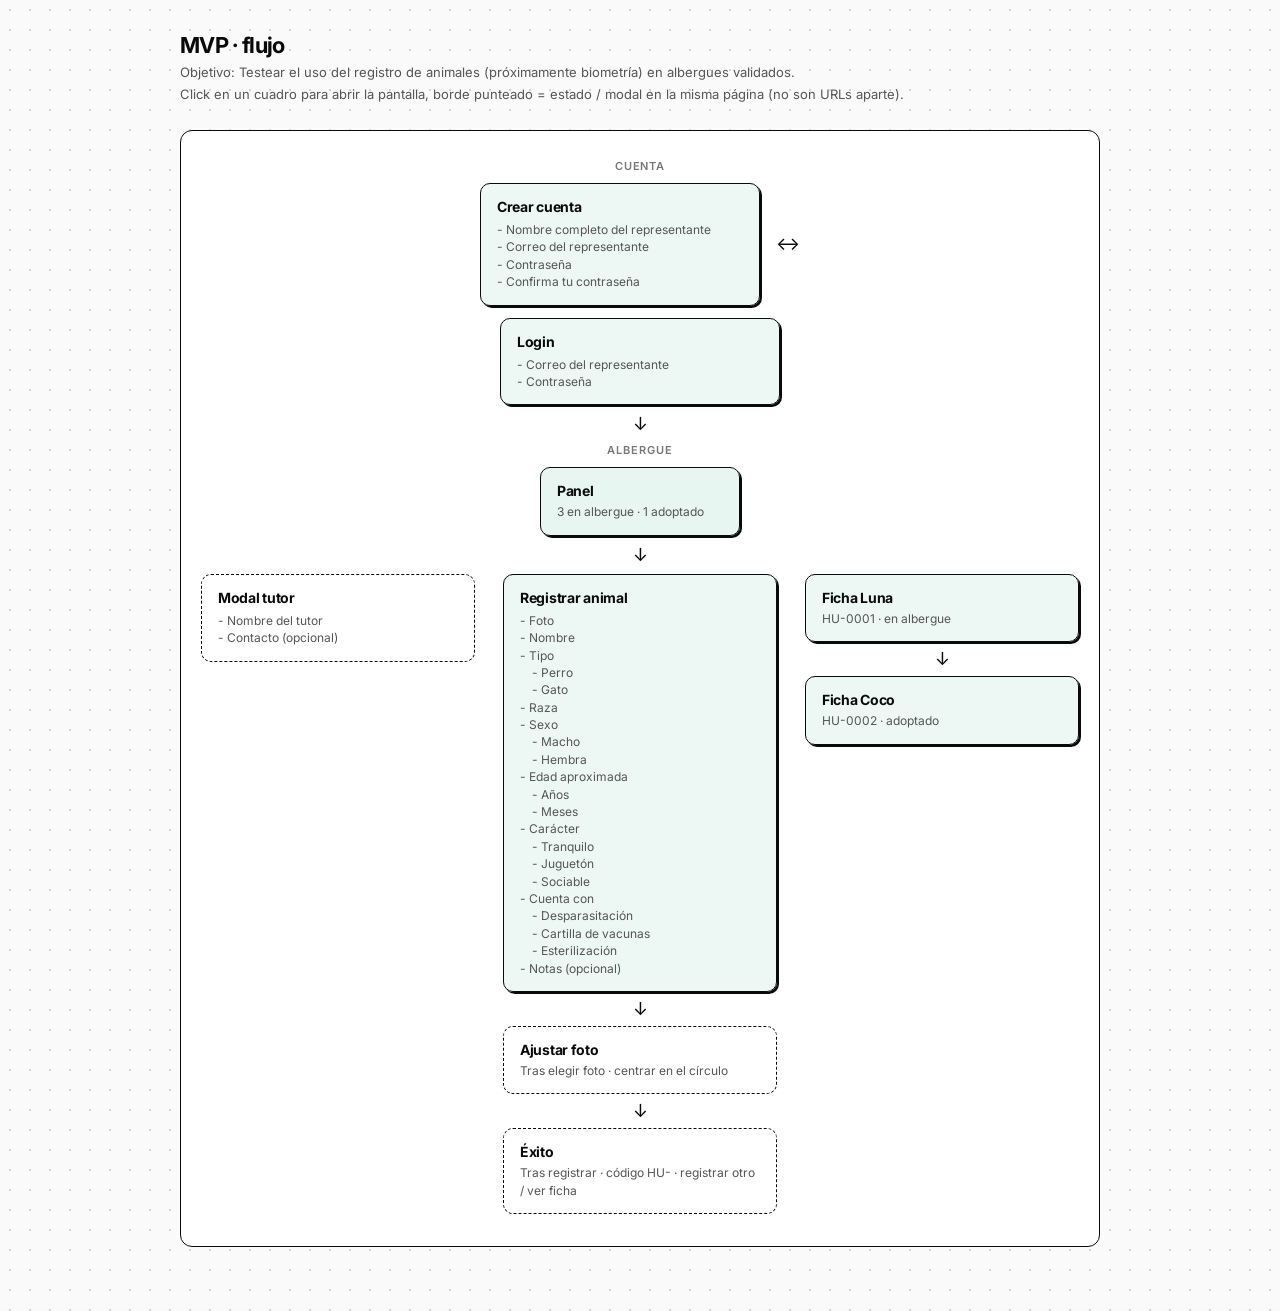
<file: index.html>
<!DOCTYPE html>
<html lang="es">
<head>
  <meta charset="UTF-8" />
  <meta name="viewport" content="width=device-width, initial-scale=1.0" />
  <meta name="description" content="Mapa de pantallas del mockup Huelli MVP — identificación digital de animales." />
  <title>Mapa de pantallas · Huelli MVP</title>
  <link rel="icon" href="assets/favicon.svg" type="image/svg+xml" />
  <link rel="preconnect" href="https://fonts.googleapis.com" />
  <link rel="preconnect" href="https://fonts.gstatic.com" crossorigin />
  <link href="https://fonts.googleapis.com/css2?family=Inter:wght@400;500;600;700&display=swap" rel="stylesheet" />
  <link rel="stylesheet" href="index.css" />
</head>
<body class="font-sans screens-page screens-figjam">
  <div class="screens-wrap">
    <header class="fig-board-head">
      <h1>MVP · flujo</h1>
      <p>Objetivo: Testear el uso del registro de animales (próximamente biometría) en albergues validados.</p>
      <p>Click en un cuadro para abrir la pantalla, borde punteado = estado / modal en la misma página (no son URLs aparte).</p>
    </header>

    <div class="fig-board" aria-label="Diagrama de flujo del MVP">

      <section class="fig-lane" aria-label="Cuenta">
        <p class="fig-lane-label">cuenta</p>
        <div class="fig-row">
          <a class="fig-node" href="pages/albergue/signup-albergue.html" target="_blank" rel="noopener noreferrer">
            <strong>Crear cuenta</strong>
            <ul class="fig-fields">
              <li>- Nombre completo del representante</li>
              <li>- Correo del representante</li>
              <li>- Contraseña</li>
              <li>- Confirma tu contraseña</li>
            </ul>
          </a>
          <span class="fig-arrow" aria-hidden="true">↔</span>
          <a class="fig-node" href="pages/albergue/login-albergue.html" target="_blank" rel="noopener noreferrer">
            <strong>Login</strong>
            <ul class="fig-fields">
              <li>- Correo del representante</li>
              <li>- Contraseña</li>
            </ul>
          </a>
        </div>
      </section>

      <div class="fig-connector" aria-hidden="true">
        <span class="fig-arrow-down">↓</span>
      </div>

      <section class="fig-lane" aria-label="Albergue">
        <p class="fig-lane-label">albergue</p>
        <div class="fig-row">
          <a class="fig-node fig-node--main" href="pages/albergue/panel-albergue.html" target="_blank" rel="noopener noreferrer">
            <strong>Panel</strong>
            <span>3 en albergue · 1 adoptado</span>
          </a>
        </div>
      </section>

      <div class="fig-connector" aria-hidden="true">
        <span class="fig-arrow-down">↓</span>
      </div>

      <section class="fig-lane" aria-label="Ramas del panel">
        <div class="fig-row fig-row--branch">
          <div class="fig-branch">
            <a class="fig-node fig-node--dashed" href="pages/albergue/panel-albergue.html" target="_blank" rel="noopener noreferrer">
              <strong>Modal tutor</strong>
              <ul class="fig-fields">
                <li>- Nombre del tutor</li>
                <li>- Contacto (opcional)</li>
              </ul>
            </a>
          </div>
          <div class="fig-branch">
            <a class="fig-node" href="pages/albergue/registrar-animal-albergue.html" target="_blank" rel="noopener noreferrer">
              <strong>Registrar animal</strong>
              <ul class="fig-fields">
                <li>- Foto</li>
                <li>- Nombre</li>
                <li>- Tipo
                  <ul>
                    <li>- Perro</li>
                    <li>- Gato</li>
                  </ul>
                </li>
                <li>- Raza</li>
                <li>- Sexo
                  <ul>
                    <li>- Macho</li>
                    <li>- Hembra</li>
                  </ul>
                </li>
                <li>- Edad aproximada
                  <ul>
                    <li>- Años</li>
                    <li>- Meses</li>
                  </ul>
                </li>
                <li>- Carácter
                  <ul>
                    <li>- Tranquilo</li>
                    <li>- Juguetón</li>
                    <li>- Sociable</li>
                  </ul>
                </li>
                <li>- Cuenta con
                  <ul>
                    <li>- Desparasitación</li>
                    <li>- Cartilla de vacunas</li>
                    <li>- Esterilización</li>
                  </ul>
                </li>
                <li>- Notas (opcional)</li>
              </ul>
            </a>
            <span class="fig-arrow-down">↓</span>
            <a class="fig-node fig-node--dashed" href="pages/albergue/registrar-animal-albergue.html" target="_blank" rel="noopener noreferrer">
              <strong>Ajustar foto</strong>
              <span>Tras elegir foto · centrar en el círculo</span>
            </a>
            <span class="fig-arrow-down">↓</span>
            <a class="fig-node fig-node--dashed" href="pages/albergue/registrar-animal-albergue.html" target="_blank" rel="noopener noreferrer">
              <strong>Éxito</strong>
              <span>Tras registrar · código HU- · registrar otro / ver ficha</span>
            </a>
          </div>
          <div class="fig-branch">
            <a class="fig-node" href="pages/animal/perfil-animal.html?codigo=HU-0001&amp;from=panel" target="_blank" rel="noopener noreferrer">
              <strong>Ficha Luna</strong>
              <span>HU-0001 · en albergue</span>
            </a>
            <span class="fig-arrow-down">↓</span>
            <a class="fig-node" href="pages/animal/perfil-animal.html?codigo=HU-0002&amp;from=panel" target="_blank" rel="noopener noreferrer">
              <strong>Ficha Coco</strong>
              <span>HU-0002 · adoptado</span>
            </a>
          </div>
        </div>
      </section>

    </div>
  </div>
</body>
</html>
</file>
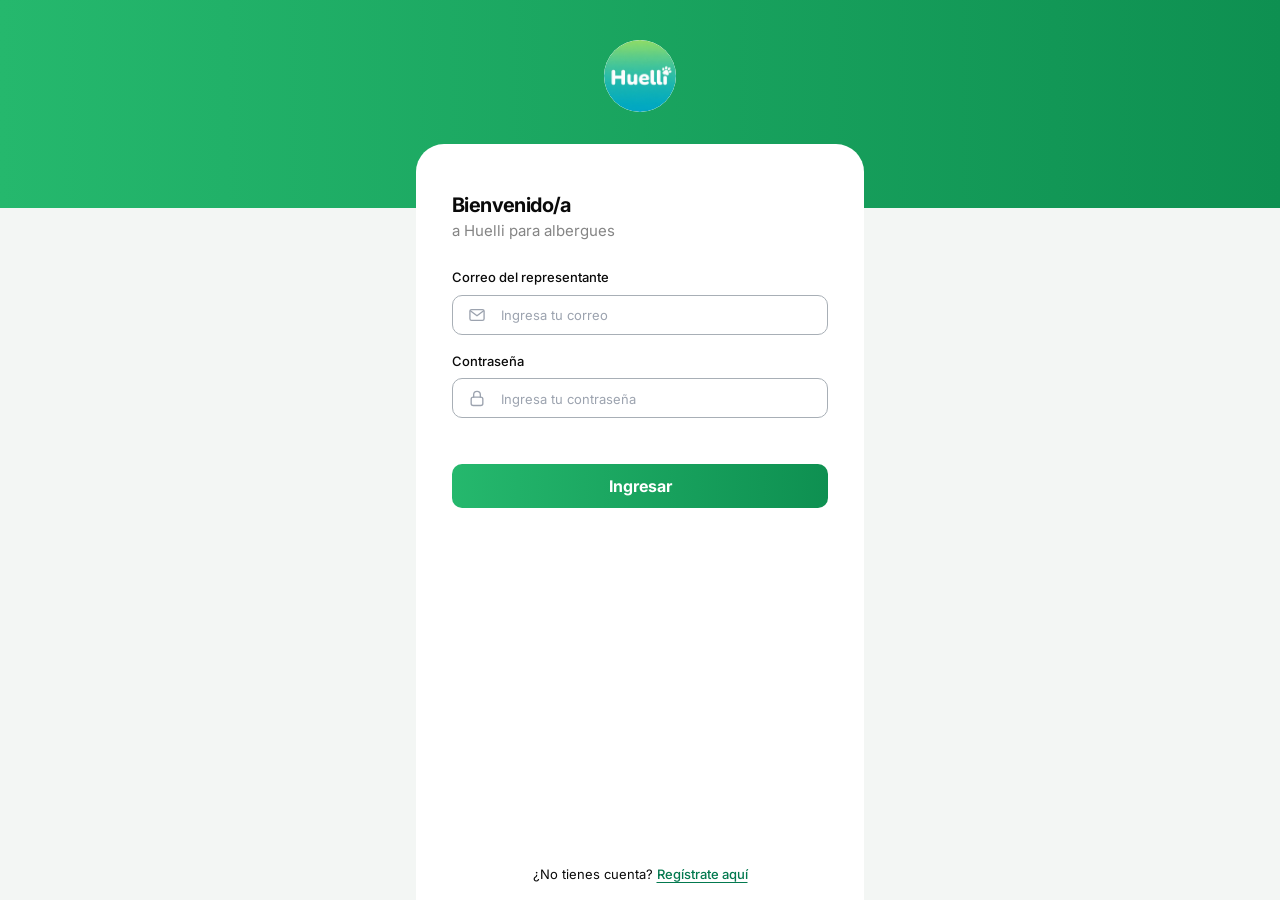
<file: pages/albergue/login-albergue.html>
<!DOCTYPE html>
<html lang="es">
<head>
  <meta charset="UTF-8" />
  <meta name="viewport" content="width=device-width, initial-scale=1.0, viewport-fit=cover" />
  <meta name="description" content="Inicio de sesión para albergues — Huelli MVP." />
  <title>Bienvenido/a · Albergue · Huelli MVP</title>
  <link rel="icon" href="../../assets/favicon.svg" type="image/svg+xml" />
  <link rel="preconnect" href="https://fonts.googleapis.com" />
  <link rel="preconnect" href="https://fonts.gstatic.com" crossorigin />
  <link href="https://fonts.googleapis.com/css2?family=Inter:wght@400;500;600;700&display=swap" rel="stylesheet" />
  <link rel="stylesheet" href="../../css/mvp.css?v=hero-cta" />
</head>
<body class="font-sans mvp-app mvp-login">
  <div class="mvp-shell mvp-shell--sheet">
    <p id="liveStatus" class="mvp-live-status" aria-live="polite" aria-atomic="true"></p>

    <header class="mvp-sheet-header mvp-login-hero">
      <div class="mvp-login-hero-inner">
        <div class="mvp-login-hero-badge">
          <img class="mvp-login-logo" src="../../assets/huelli-logo.jpg" alt="Huelli" />
        </div>
      </div>
    </header>

    <section class="mvp-sheet mvp-login-sheet">
      <div class="mvp-login-welcome">
        <h1 class="mvp-login-welcome-title">Bienvenido/a</h1>
        <p class="mvp-login-welcome-sub">a Huelli para albergues</p>
      </div>

      <form id="loginForm" class="huelli-form mvp-sheet-form mvp-login-form" novalidate>
        <div class="form-field mvp-form-field mvp-login-field">
          <label class="form-label" for="correo">Correo del representante</label>
          <div class="mvp-outline-field mvp-outline-field--static">
            <input
              id="correo"
              class="dash-input mvp-login-input"
              type="email"
              autocomplete="email"
              placeholder="Ingresa tu correo"
            />
            <span class="mvp-field-icon" aria-hidden="true">
              <svg viewBox="0 0 24 24" fill="none" stroke="currentColor" stroke-width="1.6" stroke-linecap="round" stroke-linejoin="round">
                <rect x="3.5" y="5.5" width="17" height="13" rx="2"/>
                <path d="m4 7 8 6 8-6"/>
              </svg>
            </span>
          </div>
          <p class="field-error" data-error-for="correo" hidden></p>
        </div>

        <div class="form-field mvp-form-field mvp-login-field">
          <label class="form-label" for="contrasena">Contraseña</label>
          <div class="mvp-outline-field mvp-outline-field--static">
            <input
              id="contrasena"
              class="dash-input mvp-login-input mvp-input-password"
              type="password"
              autocomplete="current-password"
              placeholder="Ingresa tu contraseña"
            />
            <span class="mvp-field-icon mvp-field-icon--lock" aria-hidden="true">
              <svg viewBox="0 0 24 24" fill="none" stroke="currentColor" stroke-width="1.6" stroke-linecap="round" stroke-linejoin="round">
                <rect x="5" y="11" width="14" height="10" rx="2.5"/>
                <path d="M8 11V8a4 4 0 0 1 8 0v3"/>
              </svg>
            </span>
          </div>
          <p class="field-error" data-error-for="contrasena" hidden></p>
        </div>

        <button id="loginSubmit" type="submit" class="huelli-button mvp-submit mvp-touch-target" aria-busy="false">
          <span class="mvp-submit-label">Ingresar</span>
        </button>
      </form>

      <p class="mvp-login-help">
        ¿No tienes cuenta?
        <a href="signup-albergue.html">Regístrate aquí</a>
      </p>
    </section>
  </div>

  <script src="../../js/mvp-shared.js?v=pass8"></script>
  <script src="../../js/auth-albergue.js?v=pass8"></script>
</body>
</html>
</file>
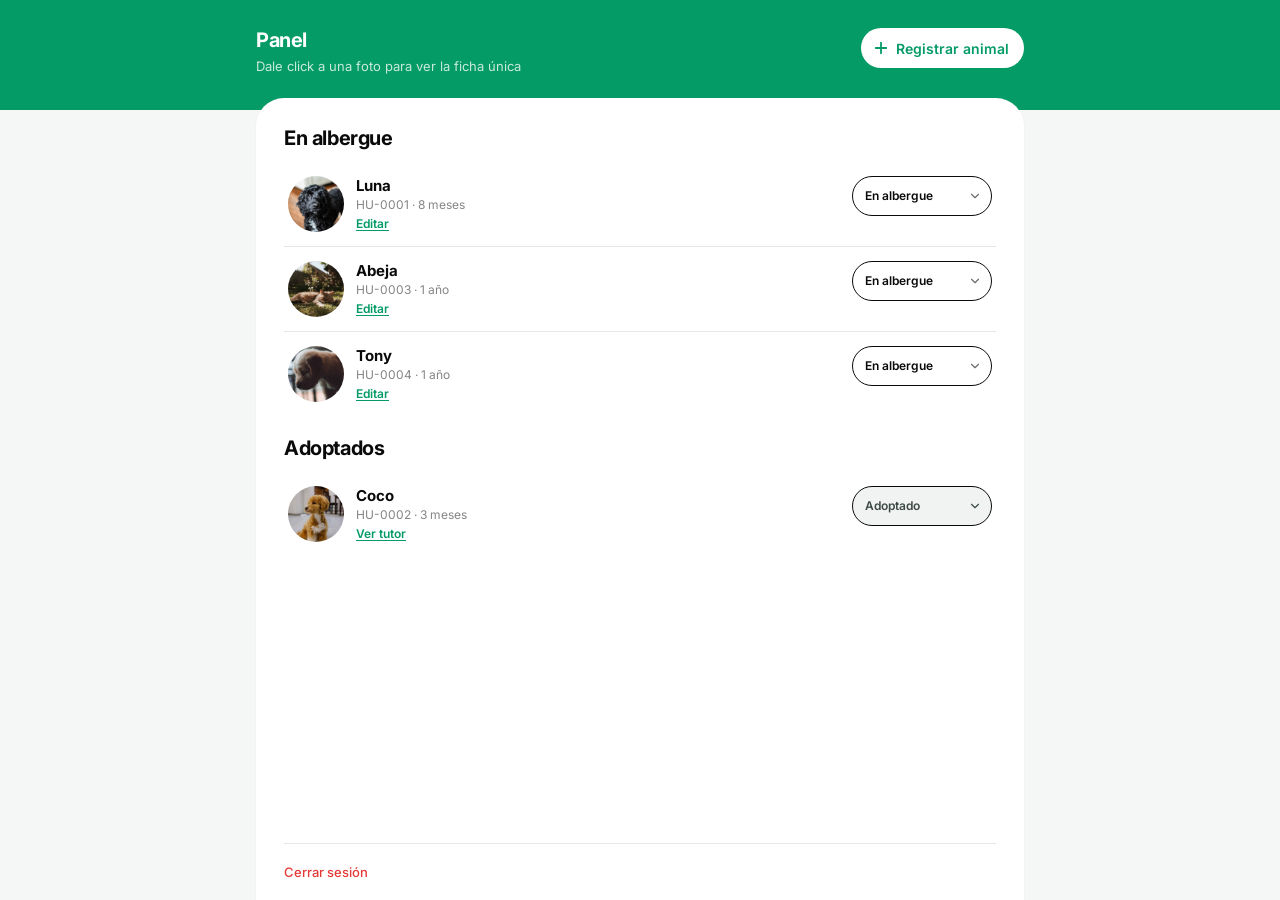
<file: pages/albergue/panel-albergue.html>
<!DOCTYPE html>
<html lang="es">
<head>
  <meta charset="UTF-8" />
  <meta name="viewport" content="width=device-width, initial-scale=1.0, viewport-fit=cover" />
  <meta name="description" content="Panel del albergue — animales registrados — Huelli MVP." />
  <title>Panel · Albergue ABC · Huelli MVP</title>
  <link rel="icon" href="../../assets/favicon.svg" type="image/svg+xml" />
  <link rel="preconnect" href="https://fonts.googleapis.com" />
  <link rel="preconnect" href="https://fonts.gstatic.com" crossorigin />
  <link href="https://fonts.googleapis.com/css2?family=Inter:wght@400;500;600;700&display=swap" rel="stylesheet" />
  <link rel="stylesheet" href="../../css/mvp.css?v=status-narrower" />
</head>
<body class="font-sans mvp-app mvp-panel">
  <div class="mvp-shell mvp-shell--sheet">
    <p class="mvp-live-status" data-panel-live aria-live="polite" aria-atomic="true"></p>

    <header class="mvp-sheet-header">
      <div class="mvp-sheet-header-row">
        <div class="mvp-header-heading">
          <h1 class="mvp-sheet-title">Panel</h1>
          <p class="mvp-sheet-subtitle">Dale click a una foto para ver la ficha única</p>
        </div>
        <a class="mvp-fab-link mvp-touch-target" href="registrar-animal-albergue.html">
          <svg class="mvp-fab-icon" viewBox="0 0 24 24" fill="none" stroke="currentColor" stroke-width="2.4" stroke-linecap="round" aria-hidden="true">
            <path d="M12 5v14"/>
            <path d="M5 12h14"/>
          </svg>
          Registrar animal
        </a>
      </div>
    </header>

    <section class="mvp-sheet mvp-panel-sheet">
      <div class="mvp-panel-scroll">
        <section class="mvp-panel-section" data-shelter-section>
          <header class="mvp-panel-section-header">
            <div class="mvp-panel-heading">
              <h2 class="mvp-panel-section-title"><span>En albergue</span></h2>
            </div>
          </header>
          <p class="mvp-panel-empty" data-shelter-empty hidden>No hay animales en el albergue.</p>
          <ul class="mvp-panel-list" data-pet-list="shelter" aria-label="Animales en albergue">
          <li class="mvp-panel-item" data-pet-item data-codigo="HU-0001" data-status="shelter">
            <a class="mvp-panel-photo" href="../animal/perfil-animal.html?codigo=HU-0001&amp;from=panel" aria-label="Ver ficha pública de Luna">
              <img src="../../assets/animales/luna.jpg" alt="Luna" />
            </a>
            <div>
              <h3>Luna</h3>
              <p>HU-0001 · 8 meses</p>
              <a class="mvp-tutor-btn" data-edit-btn href="registrar-animal-albergue.html?edit=HU-0001" aria-label="Editar ficha de Luna">Editar</a>
              <button type="button" class="mvp-tutor-btn" data-tutor-btn hidden>Asignar tutor</button>
            </div>
              <div class="mvp-panel-actions">
                <div class="huelli-select-wrap mvp-status-select-wrap">
                  <select class="dash-input mvp-status-select" data-status-select aria-label="Estado de Luna">
                    <option value="shelter" selected>En albergue</option>
                    <option value="adopted">Adoptado</option>
                  </select>
                  <svg class="huelli-select-chevron" viewBox="0 0 24 24" aria-hidden="true" focusable="false">
                    <path d="M6 9l6 6 6-6" />
                  </svg>
                </div>
              </div>
            </li>

          <li class="mvp-panel-item" data-pet-item data-codigo="HU-0003" data-status="shelter">
            <a class="mvp-panel-photo" href="../animal/perfil-animal.html?codigo=HU-0003&amp;from=panel" aria-label="Ver ficha pública de Abeja">
              <img src="../../assets/animales/abeja.jpg" alt="Abeja" />
            </a>
            <div>
              <h3>Abeja</h3>
              <p>HU-0003 · 1 año</p>
              <span class="mvp-tutor-btn" data-edit-btn aria-disabled="true">Editar</span>
              <button type="button" class="mvp-tutor-btn" data-tutor-btn hidden>Asignar tutor</button>
            </div>
            <div class="mvp-panel-actions">
                <div class="huelli-select-wrap mvp-status-select-wrap">
                  <select class="dash-input mvp-status-select" data-status-select aria-label="Estado de Abeja">
                    <option value="shelter" selected>En albergue</option>
                    <option value="adopted">Adoptado</option>
                  </select>
                  <svg class="huelli-select-chevron" viewBox="0 0 24 24" aria-hidden="true" focusable="false">
                    <path d="M6 9l6 6 6-6" />
                  </svg>
                </div>
              </div>
            </li>

          <li class="mvp-panel-item" data-pet-item data-codigo="HU-0004" data-status="shelter">
            <a class="mvp-panel-photo" href="../animal/perfil-animal.html?codigo=HU-0004&amp;from=panel" aria-label="Ver ficha pública de Tony">
              <img src="../../assets/animales/tony.jpg" alt="Tony" />
            </a>
            <div>
              <h3>Tony</h3>
              <p>HU-0004 · 1 año</p>
              <span class="mvp-tutor-btn" data-edit-btn aria-disabled="true">Editar</span>
              <button type="button" class="mvp-tutor-btn" data-tutor-btn hidden>Asignar tutor</button>
            </div>
            <div class="mvp-panel-actions">
                <div class="huelli-select-wrap mvp-status-select-wrap">
                  <select class="dash-input mvp-status-select" data-status-select aria-label="Estado de Tony">
                    <option value="shelter" selected>En albergue</option>
                    <option value="adopted">Adoptado</option>
                  </select>
                  <svg class="huelli-select-chevron" viewBox="0 0 24 24" aria-hidden="true" focusable="false">
                    <path d="M6 9l6 6 6-6" />
                  </svg>
                </div>
              </div>
            </li>
          </ul>
        </section>

        <section class="mvp-panel-section" data-adopted-section>
          <header class="mvp-panel-section-header">
            <div class="mvp-panel-heading">
              <h2 class="mvp-panel-section-title"><span>Adoptados</span></h2>
            </div>
          </header>
          <p class="mvp-panel-empty" data-adopted-empty hidden>Aún no hay animales adoptados.</p>
          <ul class="mvp-panel-list" data-pet-list="adopted" aria-label="Animales adoptados">
            <li class="mvp-panel-item" data-pet-item data-codigo="HU-0002" data-status="adopted">
              <a class="mvp-panel-photo" href="../animal/perfil-animal.html?codigo=HU-0002&amp;from=panel" aria-label="Ver ficha pública de Coco">
                <img src="../../assets/animales/coco.jpg" alt="Coco" />
              </a>
              <div>
                <h3>Coco</h3>
                <p>HU-0002 · 3 meses</p>
                <span class="mvp-tutor-btn" data-edit-btn hidden aria-disabled="true">Editar</span>
                <button type="button" class="mvp-tutor-btn" data-tutor-btn>Ver tutor</button>
              </div>
              <div class="mvp-panel-actions">
                <div class="huelli-select-wrap mvp-status-select-wrap">
                  <select class="dash-input mvp-status-select" data-status-select aria-label="Estado de Coco">
                    <option value="shelter">En albergue</option>
                    <option value="adopted" selected>Adoptado</option>
                  </select>
                  <svg class="huelli-select-chevron" viewBox="0 0 24 24" aria-hidden="true" focusable="false">
                    <path d="M6 9l6 6 6-6" />
                  </svg>
                </div>
              </div>
            </li>
          </ul>
        </section>
      </div>

      <div class="mvp-logout-row">
        <a class="mvp-logout mvp-touch-target" href="login-albergue.html" data-logout>Cerrar sesión</a>
      </div>
    </section>
  </div>

  <div class="mvp-tutor-modal" id="tutorModal" hidden>
    <div class="mvp-tutor-modal-backdrop" data-tutor-close></div>
    <div class="mvp-tutor-modal-sheet" role="dialog" aria-modal="true" aria-labelledby="tutorModalTitle">
      <h2 id="tutorModalTitle">Asignar tutor</h2>
      <form id="tutorForm" class="mvp-tutor-form" novalidate>
        <div class="form-field">
          <label class="form-label" for="tutorNombre">Nombre del tutor</label>
          <input id="tutorNombre" class="dash-input mvp-login-input" type="text" autocomplete="name" placeholder="Ej. Ana Pérez" required />
        </div>
        <div class="form-field">
          <label class="form-label" for="tutorContacto">Contacto <span class="mvp-optional">(opcional)</span></label>
          <input id="tutorContacto" class="dash-input mvp-login-input" type="text" autocomplete="tel" placeholder="Teléfono o correo" />
        </div>
        <div class="mvp-tutor-modal-actions">
          <button type="button" class="mvp-tutor-cancel" data-tutor-close>Cancelar</button>
          <button type="submit" class="huelli-button mvp-tutor-save">Guardar</button>
        </div>
      </form>
    </div>
  </div>

  <script src="../../js/mvp-shared.js?v=tutor-sub"></script>
  <script src="../../js/panel-albergue.js?v=tutor-sub"></script>
</body>
</html>
</file>
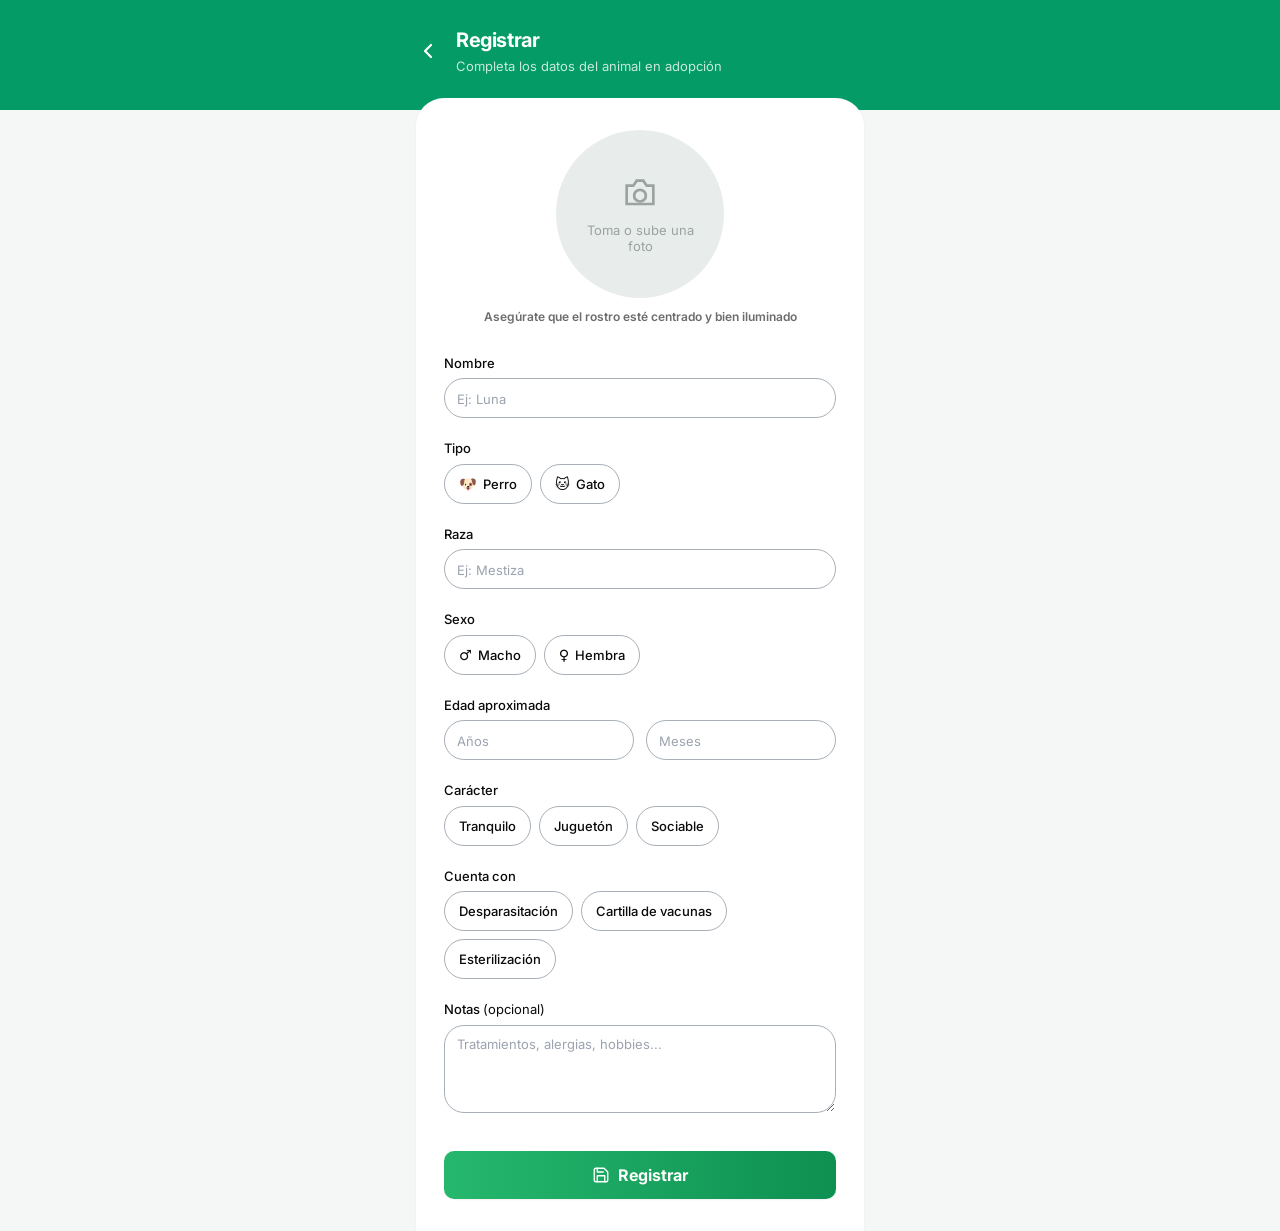
<file: pages/albergue/registrar-animal-albergue.html>
<!DOCTYPE html>
<html lang="es">
<head>
  <meta charset="UTF-8" />
  <meta name="viewport" content="width=device-width, initial-scale=1.0, viewport-fit=cover" />
  <meta name="description" content="Registro de animal en albergue — Huelli MVP." />
  <title>Registrar animal · Huelli MVP</title>
  <link rel="icon" href="../../assets/favicon.svg" type="image/svg+xml" />
  <link rel="preconnect" href="https://fonts.googleapis.com" />
  <link rel="preconnect" href="https://fonts.gstatic.com" crossorigin />
  <link href="https://fonts.googleapis.com/css2?family=Inter:wght@400;500;600;700&display=swap" rel="stylesheet" />
  <link rel="stylesheet" href="../../css/mvp.css?v=ds-foundations" />
</head>
<body class="font-sans mvp-app mvp-registro">
  <div class="mvp-shell mvp-shell--sheet">
    <p id="liveStatus" class="mvp-live-status" aria-live="polite" aria-atomic="true"></p>

    <header class="mvp-sheet-header">
      <div class="mvp-sheet-header-row">
        <a class="mvp-sheet-back mvp-touch-target" href="panel-albergue.html" aria-label="Volver al panel">
          <svg viewBox="0 0 24 24" fill="none" stroke="currentColor" stroke-width="2.2" stroke-linecap="round" stroke-linejoin="round" aria-hidden="true">
            <path d="M15 18l-6-6 6-6"/>
          </svg>
        </a>
        <div class="mvp-header-heading">
          <h1 class="mvp-sheet-title">Registrar</h1>
          <p class="mvp-sheet-subtitle">Completa los datos del animal en adopción</p>
        </div>
      </div>
    </header>

    <section id="registroFormPanel" class="mvp-sheet mvp-view is-active">
      <form id="registroForm" class="huelli-form mvp-sheet-form" novalidate>
        <div class="mvp-photo-block">
          <button type="button" id="fotoTrigger" class="mvp-photo-trigger" aria-label="Toma o sube una foto">
            <span class="mvp-photo-circle">
              <span id="fotoPlaceholder" class="mvp-photo-placeholder">
                <svg viewBox="0 0 24 24" fill="none" stroke="currentColor" stroke-width="1.6" aria-hidden="true">
                  <path d="M4 7h4l2-3h4l2 3h4v11H4V7Z"/>
                  <circle cx="12" cy="13" r="3.5"/>
                </svg>
                <span class="mvp-photo-placeholder-text">Toma o sube una foto</span>
              </span>
              <img id="fotoPreview" alt="" hidden />
            </span>
            <span class="mvp-photo-link">Asegúrate que el rostro esté centrado y bien iluminado</span>
          </button>
          <input id="fotoInput" type="file" accept="image/*" capture="environment" hidden />
          <p id="fotoError" class="field-error" role="alert" hidden></p>
        </div>

        <div class="mvp-form-row">
          <div class="form-field mvp-form-field">
            <label class="form-label" for="nombre">Nombre</label>
            <input id="nombre" class="dash-input mvp-input-soft" type="text" autocomplete="off" placeholder="Ej: Luna" />
            <p class="field-error" data-error-for="nombre" hidden></p>
          </div>

          <div class="form-field mvp-form-field">
            <span class="form-label" id="tipoLabel">Tipo</span>
            <div class="registro-choice-chips" data-choice-group="tipo" data-choice-mode="single" role="group" aria-labelledby="tipoLabel">
              <button type="button" class="choice-chip" data-value="Perro" aria-pressed="false">
                <span class="choice-chip-emoji" aria-hidden="true">🐶</span>
                <span>Perro</span>
              </button>
              <button type="button" class="choice-chip" data-value="Gato" aria-pressed="false">
                <span class="choice-chip-emoji" aria-hidden="true">🐱</span>
                <span>Gato</span>
              </button>
            </div>
            <p class="field-error" data-error-for="tipo" hidden></p>
          </div>
        </div>

        <div class="mvp-form-row">
          <div class="form-field mvp-form-field">
            <label class="form-label" for="raza">Raza</label>
            <input id="raza" class="dash-input mvp-input-soft" type="text" autocomplete="off" placeholder="Ej: Mestiza" />
          </div>

          <div class="form-field mvp-form-field">
            <span class="form-label" id="sexoLabel">Sexo</span>
            <div class="registro-choice-chips" data-choice-group="sexo" data-choice-mode="single" role="group" aria-labelledby="sexoLabel">
              <button type="button" class="choice-chip" data-value="Macho" aria-pressed="false">
                <span class="choice-chip-emoji" aria-hidden="true">♂️</span>
                <span>Macho</span>
              </button>
              <button type="button" class="choice-chip" data-value="Hembra" aria-pressed="false">
                <span class="choice-chip-emoji" aria-hidden="true">♀️</span>
                <span>Hembra</span>
              </button>
            </div>
            <p class="field-error" data-error-for="sexo" hidden></p>
          </div>
        </div>

        <div class="mvp-form-row">
          <div class="form-field mvp-form-field">
            <span class="form-label" id="edadLabel">Edad aproximada</span>
            <div class="registro-age-grid" role="group" aria-labelledby="edadLabel">
              <input id="edadAnios" class="dash-input mvp-input-soft" type="number" min="0" max="30" inputmode="numeric" autocomplete="off" placeholder="Años" aria-label="Años" />
              <input id="edadMeses" class="dash-input mvp-input-soft" type="number" min="0" max="11" inputmode="numeric" autocomplete="off" placeholder="Meses" aria-label="Meses" />
            </div>
            <p class="field-error" data-error-for="edad" hidden></p>
          </div>

          <div class="form-field mvp-form-field">
            <span class="form-label" id="caracterLabel">Carácter</span>
            <div class="registro-choice-chips" data-choice-group="caracter" data-choice-mode="multi" role="group" aria-labelledby="caracterLabel">
              <button type="button" class="choice-chip" data-value="Tranquilo" aria-pressed="false">Tranquilo</button>
              <button type="button" class="choice-chip" data-value="Juguetón" aria-pressed="false">Juguetón</button>
              <button type="button" class="choice-chip" data-value="Sociable" aria-pressed="false">Sociable</button>
            </div>
          </div>
        </div>

        <div class="form-field mvp-form-field">
          <span class="form-label" id="cuentoConLabel">Cuenta con</span>
          <div class="registro-choice-chips" data-choice-group="cuentoCon" data-choice-mode="multi" role="group" aria-labelledby="cuentoConLabel">
            <button type="button" class="choice-chip" data-value="Desparasitación" aria-pressed="false">Desparasitación</button>
            <button type="button" class="choice-chip" data-value="Cartilla de vacunas" aria-pressed="false">Cartilla de vacunas</button>
            <button type="button" class="choice-chip" data-value="Esterilización" aria-pressed="false">Esterilización</button>
          </div>
        </div>

        <div class="form-field mvp-form-field">
          <label class="form-label" for="notas">Notas <span class="mvp-label-optional">(opcional)</span></label>
          <textarea id="notas" class="dash-input mvp-textarea-soft" placeholder="Tratamientos, alergias, hobbies..."></textarea>
        </div>

        <div id="uploadProgress" class="mvp-progress" hidden aria-hidden="true">
          <div class="mvp-progress-bar"><div id="progressFill" class="mvp-progress-fill" role="progressbar" aria-valuemin="0" aria-valuemax="100" aria-valuenow="0"></div></div>
          <div class="mvp-progress-meta"><span id="progressText">Subiendo foto…</span><span id="progressLabel">0%</span></div>
        </div>

        <button id="submitBtn" type="submit" class="huelli-button mvp-submit mvp-touch-target" aria-busy="false">
          <span class="mvp-submit-label">
            <svg class="mvp-submit-icon" viewBox="0 0 24 24" fill="none" stroke="currentColor" stroke-width="1.8" stroke-linecap="round" stroke-linejoin="round" aria-hidden="true">
              <path d="M19 21H5a2 2 0 0 1-2-2V5a2 2 0 0 1 2-2h11l5 5v11a2 2 0 0 1-2 2z"/>
              <polyline points="17 21 17 13 7 13 7 21"/>
              <polyline points="7 3 7 8 15 8"/>
            </svg>
            <span id="submitLabelText">Registrar</span>
          </span>
        </button>
      </form>
    </section>

    <section id="registroSuccessPanel" class="mvp-sheet mvp-view is-hidden" hidden>
      <div class="mvp-success-icon" aria-hidden="true">
        <img src="../../brand/verified.svg" alt="" width="40" height="40" />
      </div>
      <div class="mvp-success-title">
        <h2 id="successTitle">Animal registrado</h2>
        <span class="mvp-code" id="successCode">HU-0001</span>
      </div>

      <div class="mvp-actions-stack">
        <button type="button" id="resetBtn" class="huelli-button mvp-touch-target">Registrar otro animal</button>
        <a id="viewPublicBtn" class="huelli-button huelli-button--secondary mvp-touch-target" href="../animal/perfil-animal.html?codigo=HU-0001&amp;from=panel">Ver ficha única</a>
      </div>
    </section>
  </div>

  <div id="fotoCropModal" class="mvp-foto-crop-modal" hidden>
    <div class="mvp-foto-crop-backdrop" data-crop-close></div>
    <div class="mvp-foto-crop-sheet" role="dialog" aria-modal="true" aria-labelledby="fotoCropTitle" aria-describedby="fotoCropHint">
      <h2 id="fotoCropTitle">Ajustar foto</h2>
      <p id="fotoCropHint" class="mvp-foto-crop-hint">Arrastra dentro del círculo para centrar el rostro</p>

      <div class="mvp-foto-crop-stage">
        <div id="fotoCropViewport" class="mvp-foto-crop-viewport">
          <img id="fotoCropImage" class="mvp-foto-crop-image" alt="" draggable="false" />
        </div>
      </div>

      <div class="mvp-foto-crop-actions">
        <button type="button" id="fotoCropCancel" class="mvp-tutor-cancel">Cancelar</button>
        <button type="button" id="fotoCropConfirm" class="huelli-button mvp-tutor-save">Listo</button>
      </div>
    </div>
  </div>

  <script src="../../js/mvp-shared.js?v=crop-lg"></script>
  <script src="../../js/registrar-animal-albergue.js?v=edit-to-panel"></script>
</body>
</html>
</file>
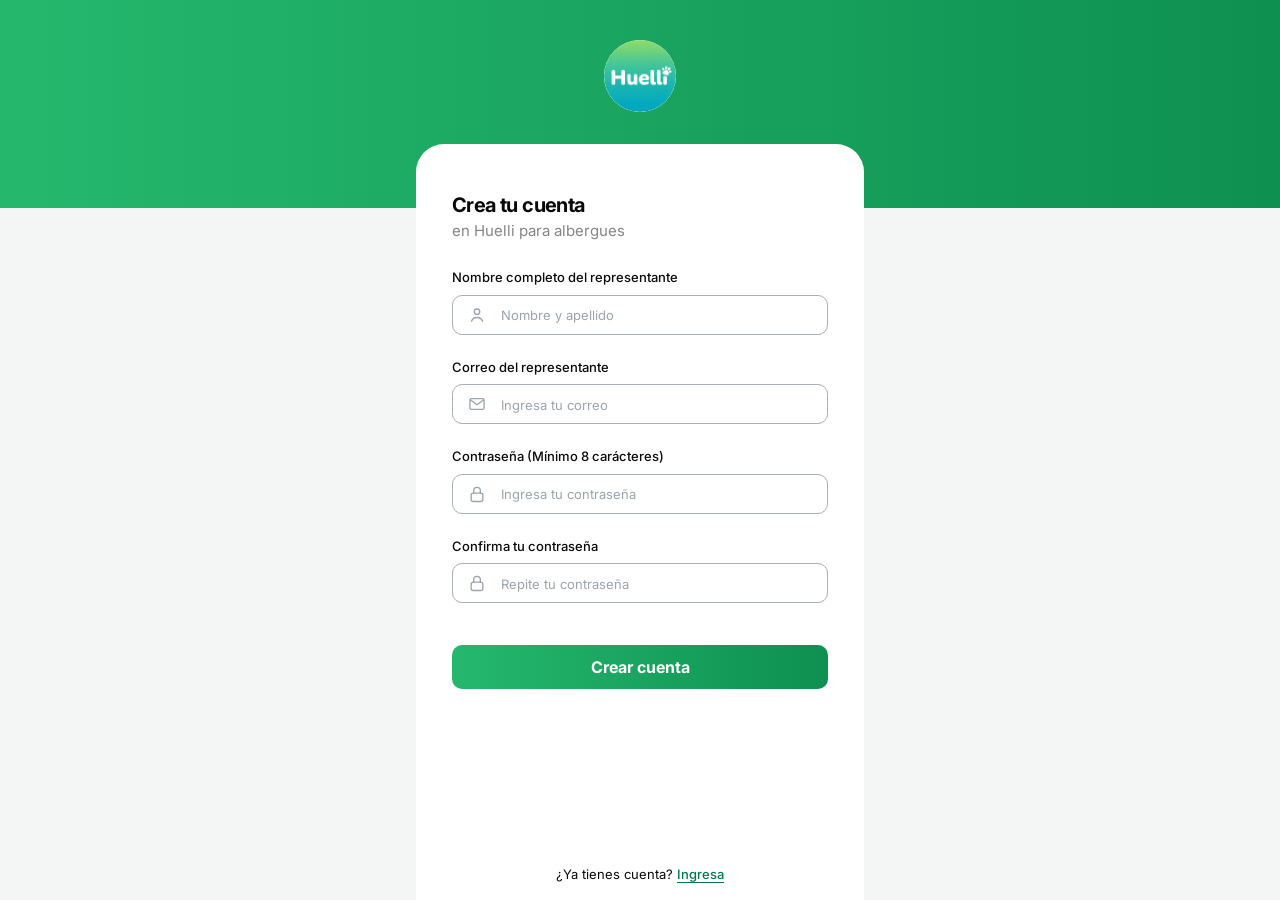
<file: pages/albergue/signup-albergue.html>
<!DOCTYPE html>
<html lang="es">
<head>
  <meta charset="UTF-8" />
  <meta name="viewport" content="width=device-width, initial-scale=1.0, viewport-fit=cover" />
  <meta name="description" content="Crear cuenta de albergue — Huelli MVP." />
  <title>Crea tu cuenta · Albergue · Huelli MVP</title>
  <link rel="icon" href="../../assets/favicon.svg" type="image/svg+xml" />
  <link rel="preconnect" href="https://fonts.googleapis.com" />
  <link rel="preconnect" href="https://fonts.gstatic.com" crossorigin />
  <link href="https://fonts.googleapis.com/css2?family=Inter:wght@400;500;600;700&display=swap" rel="stylesheet" />
  <link rel="stylesheet" href="../../css/mvp.css?v=hero-cta" />
</head>
<body class="font-sans mvp-app mvp-login mvp-signup">
  <div class="mvp-shell mvp-shell--sheet">
    <p id="liveStatus" class="mvp-live-status" aria-live="polite" aria-atomic="true"></p>

    <header class="mvp-sheet-header mvp-login-hero">
      <div class="mvp-login-hero-inner">
        <div class="mvp-login-hero-badge">
          <img class="mvp-login-logo" src="../../assets/huelli-logo.jpg" alt="Huelli" />
        </div>
      </div>
    </header>

    <section class="mvp-sheet mvp-login-sheet">
      <div class="mvp-login-welcome">
        <h1 class="mvp-login-welcome-title">Crea tu cuenta</h1>
        <p class="mvp-login-welcome-sub">en Huelli para albergues</p>
      </div>

      <form id="signupForm" class="huelli-form mvp-sheet-form mvp-login-form" novalidate>
        <div class="form-field mvp-form-field mvp-login-field">
          <label class="form-label" for="nombreRep">Nombre completo del representante</label>
          <div class="mvp-outline-field mvp-outline-field--static">
            <input id="nombreRep" class="dash-input mvp-login-input" type="text" autocomplete="name" placeholder="Nombre y apellido" />
            <span class="mvp-field-icon mvp-field-icon--user" aria-hidden="true">
              <svg viewBox="0 0 24 24" fill="none" stroke="currentColor" stroke-width="1.6" stroke-linecap="round" stroke-linejoin="round">
                <circle cx="12" cy="8" r="3.25"/>
                <path d="M5.5 19.5c1.1-3.2 3.2-4.5 6.5-4.5s5.4 1.3 6.5 4.5"/>
              </svg>
            </span>
          </div>
          <p class="field-error" data-error-for="nombreRep" hidden></p>
        </div>

        <div class="form-field mvp-form-field mvp-login-field">
          <label class="form-label" for="correo">Correo del representante</label>
          <div class="mvp-outline-field mvp-outline-field--static">
            <input id="correo" class="dash-input mvp-login-input" type="email" autocomplete="email" placeholder="Ingresa tu correo" />
            <span class="mvp-field-icon" aria-hidden="true">
              <svg viewBox="0 0 24 24" fill="none" stroke="currentColor" stroke-width="1.6" stroke-linecap="round" stroke-linejoin="round">
                <rect x="3.5" y="5.5" width="17" height="13" rx="2"/>
                <path d="m4 7 8 6 8-6"/>
              </svg>
            </span>
          </div>
          <p class="field-error" data-error-for="correo" hidden></p>
        </div>

        <div class="form-field mvp-form-field mvp-login-field">
          <label class="form-label" for="contrasena">Contraseña (Mínimo 8 carácteres)</label>
          <div class="mvp-outline-field mvp-outline-field--static">
            <input id="contrasena" class="dash-input mvp-login-input mvp-input-password" type="password" autocomplete="new-password" placeholder="Ingresa tu contraseña" />
            <span class="mvp-field-icon mvp-field-icon--lock" aria-hidden="true">
              <svg viewBox="0 0 24 24" fill="none" stroke="currentColor" stroke-width="1.6" stroke-linecap="round" stroke-linejoin="round">
                <rect x="5" y="11" width="14" height="10" rx="2.5"/>
                <path d="M8 11V8a4 4 0 0 1 8 0v3"/>
              </svg>
            </span>
          </div>
          <p class="field-error" data-error-for="contrasena" hidden></p>
        </div>

        <div class="form-field mvp-form-field mvp-login-field">
          <label class="form-label" for="confirma">Confirma tu contraseña</label>
          <div class="mvp-outline-field mvp-outline-field--static">
            <input id="confirma" class="dash-input mvp-login-input mvp-input-password" type="password" autocomplete="new-password" placeholder="Repite tu contraseña" />
            <span class="mvp-field-icon mvp-field-icon--lock" aria-hidden="true">
              <svg viewBox="0 0 24 24" fill="none" stroke="currentColor" stroke-width="1.6" stroke-linecap="round" stroke-linejoin="round">
                <rect x="5" y="11" width="14" height="10" rx="2.5"/>
                <path d="M8 11V8a4 4 0 0 1 8 0v3"/>
              </svg>
            </span>
          </div>
          <p class="field-error" data-error-for="confirma" hidden></p>
        </div>

        <button id="signupSubmit" type="submit" class="huelli-button mvp-submit mvp-touch-target" aria-busy="false">
          <span class="mvp-submit-label">Crear cuenta</span>
        </button>
      </form>

      <p class="mvp-login-help">
        ¿Ya tienes cuenta?
        <a href="login-albergue.html">Ingresa</a>
      </p>
    </section>
  </div>

  <script src="../../js/mvp-shared.js"></script>
  <script src="../../js/auth-albergue.js"></script>
</body>
</html>
</file>
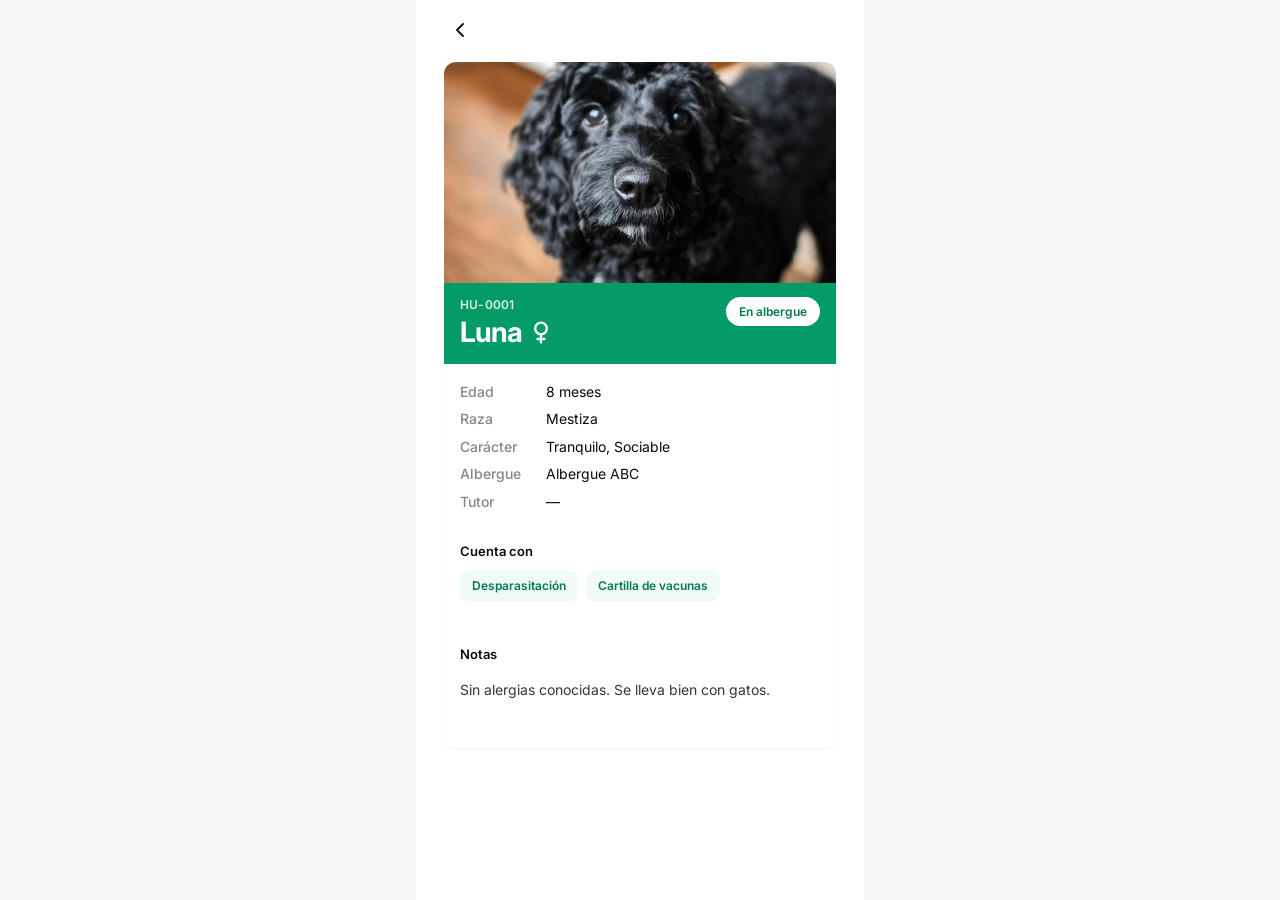
<file: pages/animal/perfil-animal.html>
<!DOCTYPE html>
<html lang="es">
<head>
  <meta charset="UTF-8" />
  <meta name="viewport" content="width=device-width, initial-scale=1.0, viewport-fit=cover" />
  <meta name="description" content="Ficha pública de animal — Huelli MVP." />
  <title>Luna · HU-0001 · Huelli</title>
  <link rel="icon" href="../../assets/favicon.svg" type="image/svg+xml" />
  <link rel="preconnect" href="https://fonts.googleapis.com" />
  <link rel="preconnect" href="https://fonts.gstatic.com" crossorigin />
  <link href="https://fonts.googleapis.com/css2?family=Inter:wght@400;500;600;700&display=swap" rel="stylesheet" />
  <link rel="stylesheet" href="../../css/mvp.css?v=ds-foundations" />
</head>
<body class="font-sans mvp-app mvp-public">
  <div class="mvp-shell" style="padding-top:8px">
    <a id="fichaBack" class="page-back mvp-page-back mvp-touch-target" href="../../index.html" aria-label="Volver al mapa de pantallas">
      <svg viewBox="0 0 24 24" fill="none" stroke="currentColor" stroke-width="1.8" stroke-linecap="round" stroke-linejoin="round" aria-hidden="true"><path d="m15 6-6 6 6 6"/></svg>
    </a>

    <article class="mvp-public-hero">
      <img id="petPhoto" class="mvp-public-photo" src="../../assets/animales/luna.jpg" alt="Luna" />
      <header class="mvp-public-pet-header">
        <div class="mvp-public-title-row">
          <div class="mvp-public-pet-heading">
            <p id="petCode" class="mvp-public-pet-code">HU-0001</p>
            <h1 class="mvp-public-pet-name">
              <span id="petName">Luna</span>
              <span id="petSexIcon" class="mvp-public-sex-icon" aria-hidden="true">
                <svg class="mvp-sex-icon-female" viewBox="0 0 24 24" fill="none" stroke="currentColor" stroke-width="2" stroke-linecap="round" stroke-linejoin="round">
                  <circle cx="12" cy="9" r="5"/>
                  <path d="M12 14v7"/>
                  <path d="M9 18h6"/>
                </svg>
                <svg class="mvp-sex-icon-male" viewBox="0 0 24 24" fill="none" stroke="currentColor" stroke-width="2" stroke-linecap="round" stroke-linejoin="round" hidden>
                  <circle cx="10" cy="14" r="5"/>
                  <path d="M19 5l-5.4 5.4"/>
                  <path d="M14 5h5v5"/>
                </svg>
              </span>
            </h1>
          </div>
          <span id="petBadge" class="mvp-status-badge is-shelter">En albergue</span>
        </div>
      </header>
      <div class="mvp-public-body">
        <ul class="mvp-meta-list" aria-label="Datos del animal">
          <li><strong>Edad</strong><span id="petEdad">8 meses</span></li>
          <li><strong>Raza</strong><span id="petRaza">Mestiza</span></li>
          <li><strong>Carácter</strong><span id="petCaracter">Tranquilo, Sociable</span></li>
          <li><strong>Albergue</strong><span id="petAlbergue">Albergue ABC</span></li>
          <li id="petTutorRow" hidden><strong>Tutor</strong><span id="petTutor">—</span></li>
        </ul>

        <div id="petCuentaConBlock" class="mvp-notes mvp-cuenta-con">
          <h2>Cuenta con</h2>
          <ul id="petCuentaCon" class="mvp-tag-list" aria-label="Cuenta con">
            <li>Desparasitación</li>
            <li>Cartilla de vacunas</li>
          </ul>
        </div>

        <div id="petNotasBlock" class="mvp-notes">
          <h2>Notas</h2>
          <p id="petNotas">Sin alergias conocidas. Se lleva bien con gatos.</p>
        </div>
      </div>
    </article>
  </div>

  <script src="../../js/mvp-shared.js"></script>
  <script src="../../js/perfil-animal.js"></script>
</body>
</html>
</file>
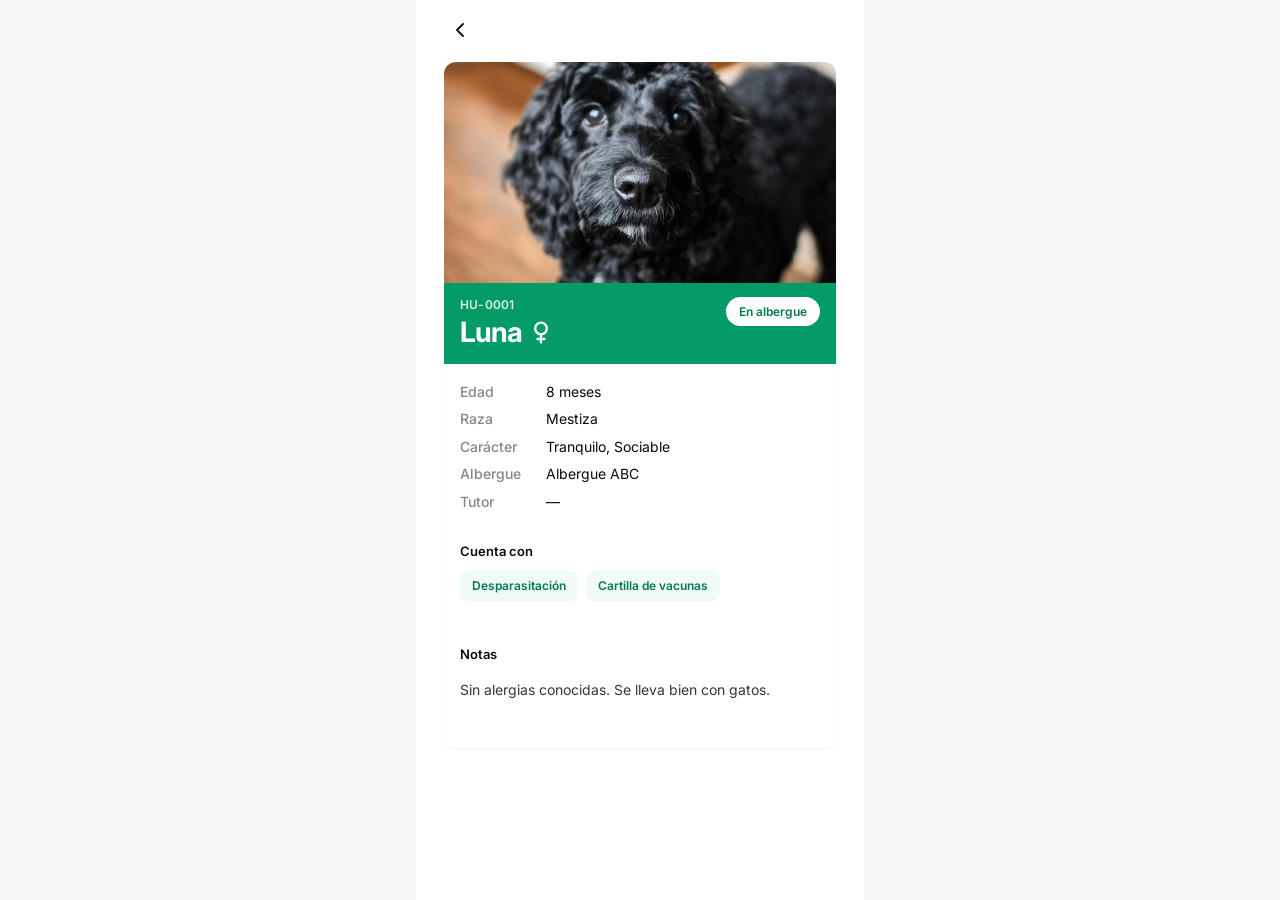
<file: pages/mascota/perfil-mascota.html>
<!DOCTYPE html>
<html lang="es">
<head>
  <meta charset="UTF-8" />
  <meta name="viewport" content="width=device-width, initial-scale=1.0, viewport-fit=cover" />
  <meta name="description" content="Ficha pública de mascota — Huelli MVP." />
  <title>Luna · HU-0001 · Huelli</title>
  <link rel="icon" href="../../assets/favicon.svg" type="image/svg+xml" />
  <link rel="preconnect" href="https://fonts.googleapis.com" />
  <link rel="preconnect" href="https://fonts.gstatic.com" crossorigin />
  <link href="https://fonts.googleapis.com/css2?family=Inter:wght@400;500;600;700&display=swap" rel="stylesheet" />
  <link rel="stylesheet" href="../../css/mvp.css?v=css-trim" />
</head>
<body class="font-sans mvp-app">
  <div class="mvp-shell" style="padding-top:8px">
    <a id="fichaBack" class="page-back mvp-page-back mvp-touch-target" href="../../index.html" aria-label="Volver al mapa de pantallas">
      <svg viewBox="0 0 24 24" fill="none" stroke="currentColor" stroke-width="1.8" stroke-linecap="round" stroke-linejoin="round" aria-hidden="true"><path d="m15 6-6 6 6 6"/></svg>
    </a>

    <article class="mvp-public-hero">
      <img id="petPhoto" class="mvp-public-photo" src="../../assets/mascotas/luna.jpg" alt="Luna" />
      <header class="mvp-public-pet-header">
        <div class="mvp-public-title-row">
          <div class="mvp-public-pet-heading">
            <p id="petCode" class="mvp-public-pet-code">HU-0001</p>
            <h1 class="mvp-public-pet-name">
              <span id="petName">Luna</span>
              <span id="petSexIcon" class="mvp-public-sex-icon" aria-hidden="true">
                <svg class="mvp-sex-icon-female" viewBox="0 0 24 24" fill="none" stroke="currentColor" stroke-width="2" stroke-linecap="round" stroke-linejoin="round">
                  <circle cx="12" cy="9" r="5"/>
                  <path d="M12 14v7"/>
                  <path d="M9 18h6"/>
                </svg>
                <svg class="mvp-sex-icon-male" viewBox="0 0 24 24" fill="none" stroke="currentColor" stroke-width="2" stroke-linecap="round" stroke-linejoin="round" hidden>
                  <circle cx="10" cy="14" r="5"/>
                  <path d="M19 5l-5.4 5.4"/>
                  <path d="M14 5h5v5"/>
                </svg>
              </span>
            </h1>
          </div>
          <span id="petBadge" class="mvp-status-badge is-shelter">En albergue</span>
        </div>
      </header>
      <div class="mvp-public-body">
        <ul class="mvp-meta-list" aria-label="Datos de la mascota">
          <li><strong>Edad</strong><span id="petEdad">8 meses</span></li>
          <li><strong>Raza</strong><span id="petRaza">Mestiza</span></li>
          <li><strong>Carácter</strong><span id="petCaracter">Tranquilo, Sociable</span></li>
          <li><strong>Albergue</strong><span id="petAlbergue">Albergue ABC</span></li>
          <li id="petTutorRow" hidden><strong>Tutor</strong><span id="petTutor">—</span></li>
        </ul>

        <div id="petCuentaConBlock" class="mvp-notes mvp-cuenta-con">
          <h2>Cuenta con</h2>
          <ul id="petCuentaCon" class="mvp-tag-list" aria-label="Cuenta con">
            <li>Desparasitación</li>
            <li>Cartilla de vacunas</li>
          </ul>
        </div>

        <div id="petNotasBlock" class="mvp-notes">
          <h2>Notas</h2>
          <p id="petNotas">Sin alergias conocidas. Se lleva bien con gatos.</p>
        </div>
      </div>
    </article>
  </div>

  <script src="../../js/mvp-shared.js"></script>
  <script src="../../js/perfil-mascota.js"></script>
</body>
</html>
</file>
<file: index.css>
/* Huelli MVP — mapa de pantallas (index.html) */

*,
*::before,
*::after {
  box-sizing: border-box;
}

body,
.font-sans {
  margin: 0;
  font-family: Inter, system-ui, sans-serif;
  -webkit-font-smoothing: antialiased;
}

.screens-page {
  min-height: 100vh;
  background: #fff;
  color: #0a0a0a;
}

.screens-wrap {
  max-width: 960px;
  margin: 0 auto;
  padding: 32px 20px 64px;
}

.screens-figjam {
  background:
    radial-gradient(circle, #d4d4d4 1px, transparent 1px) 0 0 / 20px 20px,
    #fafafa;
  color: #0a0a0a;
}

.fig-board-head {
  margin-bottom: 28px;
}

.fig-board-head h1 {
  margin: 0;
  font-size: 22px;
  font-weight: 700;
  letter-spacing: -0.03em;
  color: #0a0a0a;
}

.fig-board-head p {
  margin: 6px 0 0;
  font-size: 13px;
  color: #555;
}

.fig-board {
  padding: 28px 20px 32px;
  border: 1.5px solid #0a0a0a;
  border-radius: 12px;
  background: #fff;
}

.fig-lane {
  display: flex;
  flex-direction: column;
  align-items: center;
  gap: 10px;
}

.fig-lane-label {
  margin: 0;
  font-size: 11px;
  font-weight: 600;
  letter-spacing: 0.08em;
  text-transform: uppercase;
  color: #777;
}

.fig-row {
  display: flex;
  flex-wrap: wrap;
  align-items: center;
  justify-content: center;
  gap: 12px 16px;
}

.fig-row--branch {
  align-items: flex-start;
  gap: 20px 28px;
  width: 100%;
}

.fig-branch {
  display: flex;
  flex-direction: column;
  align-items: center;
  gap: 8px;
  flex: 1 1 200px;
  max-width: 300px;
}

.fig-node {
  display: flex;
  flex-direction: column;
  gap: 4px;
  min-width: 160px;
  max-width: 280px;
  width: 100%;
  padding: 14px 16px;
  border: 1.5px solid #0a0a0a;
  border-radius: 10px;
  background: rgba(4, 155, 102, 0.07);
  color: #0a0a0a;
  text-decoration: none;
  cursor: pointer;
  box-shadow: 2px 2px 0 #0a0a0a;
  transition: transform 0.12s ease, background-color 0.12s ease;
}

.fig-node,
.fig-node * {
  cursor: pointer;
}

.fig-node:hover {
  background: rgba(4, 155, 102, 0.12);
  transform: translate(-1px, -1px);
  box-shadow: 3px 3px 0 #0a0a0a;
}

.fig-node--main {
  min-width: 200px;
  background: rgba(4, 155, 102, 0.09);
}

.fig-node--dashed {
  border-style: dashed;
  box-shadow: none;
  background: #fff;
}

.fig-node--dashed:hover {
  box-shadow: none;
  transform: none;
  background: #fff;
}

.fig-node strong {
  font-size: 14px;
  font-weight: 700;
  letter-spacing: -0.02em;
}

.fig-node span,
.fig-fields {
  font-size: 12px;
  line-height: 1.45;
  color: #555;
}

.fig-fields {
  margin: 2px 0 0;
  padding: 0;
  list-style: none;
}

.fig-fields li {
  margin: 0;
}

.fig-fields ul {
  margin: 0;
  padding: 0 0 0 12px;
  list-style: none;
}

.fig-arrow,
.fig-arrow-down {
  display: inline-flex;
  align-items: center;
  justify-content: center;
  font-size: 18px;
  line-height: 1;
  color: #0a0a0a;
  user-select: none;
}

.fig-connector {
  display: flex;
  flex-direction: column;
  align-items: center;
  margin: 10px 0;
}

@media (max-width: 640px) {
  .fig-board {
    padding: 20px 14px 24px;
  }

  .fig-row--branch {
    flex-direction: column;
    align-items: stretch;
  }

  .fig-branch {
    max-width: none;
    flex: 1 1 auto;
  }

  .fig-node {
    max-width: none;
  }
}
</file>
<file: css/mvp.css>
@import url("./tokens.css");

/* mvp.css — pantallas del MVP. Tokens: tokens.css */

/* ——— 1) Base / reset (todas las páginas) ——— */

*,
*::before,
*::after {
  box-sizing: border-box;
}

html {
  overflow-x: hidden;
  -webkit-text-size-adjust: 100%;
  background: var(--huelli-color-bg);
}

body,
.font-sans,
.mvp-app {
  margin: 0;
  font-family: var(--huelli-font-family);
  color: var(--huelli-color-text);
  -webkit-font-smoothing: antialiased;
  -moz-osx-font-smoothing: grayscale;
}

img {
  max-width: 100%;
  height: auto;
  display: block;
}

button,
input,
select,
textarea {
  font: inherit;
  color: inherit;
}

/* ——— 2) Primitivos compartidos (form, button, chip, select)
     Usados en login, signup, panel, registrar y modal tutor ——— */

.huelli-form {
  display: flex;
  flex-direction: column;
  gap: 22px;
}

.form-field {
  display: flex;
  flex-direction: column;
  gap: 0;
  min-width: 0;
}

.form-label {
  display: block;
  margin: 0 0 6px;
  font-size: var(--huelli-font-sm);
  line-height: 1.35;
  font-weight: 500;
  color: var(--huelli-color-text);
}

.dash-input {
  width: 100%;
  box-sizing: border-box;
  margin: 0;
  min-height: var(--huelli-control-input);
  padding: 0 14px;
  border: 1px solid var(--huelli-color-border);
  border-radius: var(--huelli-radius-sm);
  background: var(--huelli-color-surface);
  color: var(--huelli-color-text);
  font-size: var(--huelli-font-body);
  line-height: 1.35;
  outline: none;
}

.dash-input::placeholder {
  color: var(--huelli-color-placeholder);
  opacity: 1;
  font-size: var(--huelli-font-sm);
}

.huelli-button {
  display: inline-flex;
  align-items: center;
  justify-content: center;
  min-height: var(--huelli-control-md);
  box-sizing: border-box;
  padding: 0 22px;
  border: 1px solid var(--huelli-color-primary);
  border-radius: var(--huelli-radius-md);
  background: var(--huelli-color-primary);
  color: var(--huelli-color-on-primary);
  font-size: var(--huelli-font-body);
  font-weight: 600;
  line-height: 1;
  text-decoration: none;
  cursor: pointer;
  transition: background-color var(--huelli-transition-fast), border-color var(--huelli-transition-fast);
}

.huelli-button:hover,
.huelli-button:focus-visible {
  border-color: var(--huelli-color-primary-hover);
  background: var(--huelli-color-primary-hover);
  color: var(--huelli-color-on-primary);
}

.huelli-button--secondary {
  border-color: var(--huelli-color-border);
  background: var(--huelli-color-surface);
  color: var(--huelli-color-text);
}

.huelli-button.huelli-button--secondary:hover,
.huelli-button.huelli-button--secondary:focus-visible,
.huelli-button.huelli-button--secondary:active,
.huelli-button.huelli-button--secondary:visited {
  border-color: var(--huelli-color-primary);
  background: var(--huelli-color-surface);
  color: var(--huelli-color-primary);
}

.huelli-select-wrap {
  position: relative;
  display: block;
  width: 100%;
}

.huelli-select-wrap > select {
  width: 100%;
  appearance: none;
  -webkit-appearance: none;
  padding-right: 2.25rem;
  text-align: left;
}

.huelli-select-chevron {
  position: absolute;
  top: 50%;
  right: 0.6rem;
  width: 14px;
  height: 14px;
  transform: translateY(-50%);
  pointer-events: none;
  fill: none;
  stroke: currentColor;
  stroke-width: 2;
  stroke-linecap: round;
  stroke-linejoin: round;
  color: var(--huelli-color-text-muted);
}

.registro-choice-chips {
  display: flex;
  flex-wrap: wrap;
  gap: 8px;
}

.registro-choice-chips .choice-chip {
  box-sizing: border-box;
  min-height: 40px;
  padding: 0 18px;
  display: inline-flex;
  align-items: center;
  justify-content: center;
  gap: 6px;
  white-space: nowrap;
  line-height: 1.2;
  border: 0;
  outline: none;
  box-shadow: none;
  border-radius: var(--huelli-radius-round);
  background: var(--huelli-color-chip);
  color: var(--huelli-color-text);
  font: inherit;
  font-size: var(--huelli-font-sm);
  font-weight: 500;
  cursor: pointer;
}

.registro-choice-chips .choice-chip:hover {
  background: var(--huelli-color-chip-hover);
}

.registro-choice-chips .choice-chip.is-selected {
  background: var(--huelli-color-text);
  color: var(--huelli-color-on-primary);
}

.registro-choice-chips .choice-chip-emoji {
  flex-shrink: 0;
  line-height: 1;
  font-size: 1.1em;
}

.registro-age-grid {
  display: grid;
  grid-template-columns: repeat(2, minmax(0, 1fr));
  gap: 12px;
}

@media (prefers-reduced-motion: reduce) {
  .huelli-button {
    transition: none;
  }
}

/* ——— 3) Shell y layout compartido (.mvp-app en todas las páginas HTML) ——— */

.mvp-app {
  min-height: 100vh;
  min-height: 100dvh;
  overflow-x: hidden;
  max-width: 100%;
  background: var(--huelli-color-bg);
  color: var(--huelli-color-text);
  padding-bottom: env(safe-area-inset-bottom, 0px);
}

.mvp-app.mvp-keyboard-open {
  padding-bottom: calc(env(safe-area-inset-bottom, 0px) + var(--mvp-keyboard-offset, 0px));
}

.mvp-shell {
  width: 100%;
  max-width: 100%;
  min-height: 100vh;
  min-height: 100dvh;
  margin: 0 auto;
  padding: 0 max(var(--huelli-inset-sheet), env(safe-area-inset-left, 0px)) calc(32px + env(safe-area-inset-bottom, 0px));
  padding-right: max(var(--huelli-inset-sheet), env(safe-area-inset-right, 0px));
  overflow-x: hidden;
  background: var(--huelli-color-platform);
}

.mvp-app.mvp-keyboard-open .mvp-shell {
  padding-bottom: calc(24px + env(safe-area-inset-bottom, 0px) + var(--mvp-keyboard-offset, 0px));
}

/* ——— 4) Patrón App sheet — header verde + hoja blanca
     HTML: login-albergue / signup-albergue / panel-albergue / registrar-animal-albergue ——— */
.mvp-registro,
.mvp-login,
.mvp-panel {
  background: var(--huelli-color-bg);
}

.mvp-shell--sheet {
  padding: 0;
  padding-left: 0;
  padding-right: 0;
  background: var(--huelli-color-primary);
}

.mvp-app.mvp-keyboard-open .mvp-shell--sheet {
  padding-bottom: 0;
}

.mvp-sheet-header {
  /* Mismo ritmo vertical en login / panel / registrar */
  padding: calc(24px + env(safe-area-inset-top, 0px)) var(--huelli-inset-sheet) calc(32px + env(safe-area-inset-top, 0px));
  color: var(--huelli-color-on-primary);
  background: var(--huelli-color-primary);
}

.mvp-sheet-header-row {
  display: flex;
  align-items: center;
  gap: 14px;
  min-width: 0;
}

.mvp-sheet-back {
  display: inline-flex;
  align-items: center;
  justify-content: center;
  width: var(--huelli-control-md);
  height: var(--huelli-control-md);
  margin-left: -10px;
  flex-shrink: 0;
  border: 0;
  border-radius: var(--huelli-radius-round);
  background: transparent;
  color: var(--huelli-color-on-primary);
  text-decoration: none;
  -webkit-tap-highlight-color: transparent;
}

.mvp-registro .mvp-sheet-back {
  transition: background-color 0.2s ease;
}

.mvp-registro .mvp-sheet-back:hover,
.mvp-registro .mvp-sheet-back:focus-visible {
  background: rgba(255, 255, 255, 0.18);
  color: var(--huelli-color-on-primary);
}

.mvp-sheet-back svg {
  width: 24px;
  height: 24px;
}

.mvp-sheet-title {
  margin: 0;
  font-size: var(--huelli-font-title);
  font-weight: 700;
  letter-spacing: -0.02em;
  line-height: 1.2;
  color: var(--huelli-color-on-primary);
}

.mvp-sheet-subtitle {
  margin: 0;
  font-size: var(--huelli-font-sm);
  font-weight: 400;
  line-height: 1.25;
  color: rgba(255, 255, 255, 0.78);
}

/* Título + subtítulo alineados entre sí en el header verde */
.mvp-header-heading {
  min-width: 0;
  display: flex;
  flex-direction: column;
  gap: 6px;
}

.mvp-login .mvp-sheet-header-row {
  align-items: center;
  gap: 14px;
}

.mvp-login-logo {
  width: 38px;
  height: 38px;
  border-radius: var(--huelli-radius-control);
  object-fit: cover;
  flex-shrink: 0;
}

/* ——— 5) Auth — login + signup
     HTML: pages/albergue/login-albergue.html
           pages/albergue/signup-albergue.html (.mvp-login.mvp-signup) ——— */

/* Hero verde centrado + card que solapa */
.mvp-login .mvp-shell--sheet {
  max-width: none;
  width: 100%;
  padding-left: 0;
  padding-right: 0;
  background: var(--huelli-color-login-canvas);
}

.mvp-login .mvp-sheet-header.mvp-login-hero {
  display: flex;
  align-items: flex-start;
  justify-content: center;
  width: 100%;
  margin: 0;
  padding: calc(28px + env(safe-area-inset-top, 0px)) var(--huelli-inset-sheet) 72px;
  background: var(--huelli-gradient-cta);
  border-radius: 0;
  color: var(--huelli-color-on-primary);
}

.mvp-login-hero-inner {
  display: flex;
  flex-direction: column;
  align-items: center;
  text-align: center;
  max-width: 280px;
}

.mvp-login-hero-badge {
  display: flex;
  align-items: center;
  justify-content: center;
  width: 72px;
  height: 72px;
  margin-bottom: 0;
  border-radius: 50%;
  overflow: hidden;
  background: var(--huelli-color-surface);
  box-shadow: none;
}

.mvp-login-hero-badge .mvp-login-logo {
  width: 100%;
  height: 100%;
  border-radius: 50%;
  object-fit: cover;
}

.mvp-login-welcome {
  margin: 14px 0 28px;
  flex-shrink: 0;
}

.mvp-login-welcome-title {
  margin: 0;
  font-size: var(--huelli-font-title);
  font-weight: 700;
  letter-spacing: -0.03em;
  line-height: 1.15;
  color: var(--huelli-color-text);
}

.mvp-login-welcome-sub {
  margin: 4px 0 0;
  font-size: 15px;
  font-weight: 400;
  line-height: 1.35;
  color: var(--huelli-color-text-soft);
}

/* Ajuste header registrar — HTML: registrar-animal-albergue.html */
.mvp-registro .mvp-sheet-header-row {
  align-items: center;
  gap: 6px;
}

.mvp-registro .mvp-header-heading {
  flex: 1;
}

/* Panel + registrar: shell a ancho completo (header verde full-bleed)
   HTML: panel-albergue.html · registrar-animal-albergue.html */
.mvp-panel .mvp-shell--sheet,
.mvp-registro .mvp-shell--sheet {
  max-width: none;
  width: 100%;
  padding-left: 0;
  padding-right: 0;
}

/* ——— 6) Panel albergue
     HTML: pages/albergue/panel-albergue.html (.mvp-panel) ——— */

.mvp-panel .mvp-sheet-header-row {
  align-items: flex-start;
  justify-content: space-between;
  gap: 14px;
}

.mvp-panel .mvp-header-heading {
  flex: 1;
}

.mvp-panel-heading {
  min-width: 0;
}

.mvp-panel .mvp-fab-link {
  margin-top: 0;
  padding: 0 14px 0 10px;
  min-height: 40px;
  gap: 6px;
  font-size: var(--huelli-font-body);
  background: var(--huelli-color-surface);
  color: var(--huelli-color-primary);
  border: 1px solid rgba(255, 255, 255, 0.85);
  box-shadow: none;
}

.mvp-panel .mvp-fab-link:hover {
  background: rgba(255, 255, 255, 0.92);
  color: var(--huelli-color-primary-hover);
}

.mvp-sheet,
#registroFormPanel {
  position: relative;
  z-index: 1;
  margin-top: -12px;
  min-height: calc(100dvh - 120px);
  padding: 28px var(--huelli-inset-sheet) calc(32px + env(safe-area-inset-bottom, 0px));
  border: 0;
  border-radius: 0;
  background: var(--huelli-color-surface);
  box-shadow: none;
}

.mvp-login,
.mvp-panel,
.mvp-registro {
  padding-bottom: 0;
  overflow: visible;
}

.mvp-login .mvp-shell--sheet,
.mvp-panel .mvp-shell--sheet,
.mvp-registro .mvp-shell--sheet {
  display: flex;
  flex-direction: column;
  height: auto;
  min-height: 100dvh;
  max-height: none;
  overflow: visible;
}

.mvp-login .mvp-sheet-header,
.mvp-panel .mvp-sheet-header,
.mvp-registro .mvp-sheet-header {
  flex-shrink: 0;
}

.mvp-login .mvp-login-sheet {
  flex: 1;
  display: flex;
  flex-direction: column;
  min-height: auto;
  margin: -48px 0 0;
  padding: 28px var(--huelli-inset-sheet) 0;
  border-radius: var(--huelli-radius-xl) var(--huelli-radius-xl) 0 0;
  background: var(--huelli-color-surface);
  box-shadow: none;
  overflow: visible;
}

.mvp-login .mvp-sheet-form {
  flex: 0 0 auto;
}

.mvp-app.mvp-keyboard-open.mvp-login .mvp-login-sheet {
  padding-bottom: 0;
}

.mvp-panel .mvp-panel-sheet {
  flex: 1;
  display: flex;
  flex-direction: column;
  min-height: auto;
  margin-top: -12px;
  padding: 28px var(--huelli-inset-sheet) 0;
  border-radius: 0;
  overflow: visible;
}

.mvp-registro #registroFormPanel,
.mvp-registro #registroSuccessPanel {
  flex: 1;
  min-height: auto;
  overflow: visible;
}

.mvp-panel-scroll {
  flex: 1;
  min-height: auto;
  overflow: visible;
  padding-bottom: 8px;
}

.mvp-panel-sheet .mvp-panel-empty,
.mvp-panel-sheet .mvp-logout-row {
  margin-left: 0;
  margin-right: 0;
}

.mvp-panel .mvp-logout-row {
  flex-shrink: 0;
  margin-top: 0;
  padding-top: 10px;
  padding-bottom: calc(10px + env(safe-area-inset-bottom, 0px));
  border-top: 1px solid var(--huelli-color-divider);
  background: var(--huelli-color-surface);
}

.mvp-app.mvp-keyboard-open .mvp-sheet {
  padding-bottom: calc(24px + env(safe-area-inset-bottom, 0px) + var(--mvp-keyboard-offset, 0px));
}

.mvp-sheet-form {
  margin-top: 0;
}

.mvp-sheet .mvp-lead {
  margin: 8px 0 0;
  font-size: var(--huelli-font-sm);
  line-height: 1.45;
  color: var(--huelli-color-text-muted);
}

.mvp-sheet h2 {
  margin: 0;
  font-size: var(--huelli-font-title);
  font-weight: 700;
  letter-spacing: -0.02em;
}

.mvp-app .form-label,
.mvp-app .huelli-form .form-label,
.mvp-app .huelli-form label {
  color: var(--huelli-color-text);
}

.mvp-registro .form-label,
.mvp-registro .huelli-form .form-label,
.mvp-login .form-label,
.mvp-login .huelli-form .form-label,
.mvp-tutor-form .form-label {
  font-size: var(--huelli-font-sm);
  font-weight: 500;
  color: var(--huelli-color-text);
}

.mvp-label-optional {
  font-weight: 400;
  color: var(--huelli-color-text);
}

.mvp-logout-row {
  margin-top: 28px;
  padding-top: 18px;
  border-top: 1px solid var(--huelli-color-divider);
}

.mvp-logout {
  display: inline-flex;
  align-items: center;
  justify-content: flex-start;
  min-height: var(--huelli-control-md);
  margin: 0;
  padding: 4px 0;
  border: 0;
  background: transparent;
  color: var(--huelli-color-danger-text);
  font: inherit;
  font-family: var(--huelli-font-family);
  font-size: var(--huelli-font-sm);
  font-weight: 500;
  line-height: 1.4;
  text-align: left;
  text-decoration: none;
  cursor: pointer;
  -webkit-tap-highlight-color: transparent;
}

.mvp-panel .mvp-logout {
  min-height: 36px;
  padding-top: 6px;
  padding-bottom: 6px;
}

.mvp-logout:hover {
  color: var(--huelli-color-danger-text-hover);
}

.mvp-login-help {
  margin: auto 0 0;
  flex-shrink: 0;
  padding-top: 16px;
  padding-bottom: calc(16px + env(safe-area-inset-bottom, 0px));
  text-align: center;
  font-size: var(--huelli-font-sm);
  line-height: 1.45;
  color: var(--huelli-color-text);
}

.mvp-app.mvp-keyboard-open .mvp-login-help {
  padding-bottom: calc(16px + env(safe-area-inset-bottom, 0px) + var(--mvp-keyboard-offset, 0px));
}

.mvp-login-help a {
  font-weight: 500;
  color: var(--huelli-color-primary-hover);
  text-decoration: underline;
  text-underline-offset: 3px;
}

.mvp-login-help a:hover {
  color: var(--huelli-color-primary);
}

.mvp-touch-target {
  min-width: var(--huelli-control-md);
  min-height: var(--huelli-control-md);
}

.mvp-view {
  transition: opacity 0.28s ease, transform 0.28s ease;
}

.mvp-view.is-hidden {
  display: none !important;
}

.mvp-view.is-leaving {
  opacity: 0;
  transform: translateY(8px);
  pointer-events: none;
}

.mvp-view.is-entering {
  opacity: 0;
  transform: translateY(10px);
}

.mvp-view.is-active {
  opacity: 1;
  transform: translateY(0);
}

.mvp-form-field {
  scroll-margin-top: 88px;
  scroll-margin-bottom: 120px;
  border-radius: 12px;
  padding: 2px;
  margin: -2px;
}

.mvp-registro .mvp-form-field,
.mvp-login .mvp-form-field {
  scroll-margin-top: 24px;
}

/* ——— 7) Registrar animal
     HTML: pages/albergue/registrar-animal-albergue.html (.mvp-registro)
     Formulario, foto, progreso y pantalla de éxito ——— */

.mvp-photo-block {
  display: flex;
  flex-direction: column;
  align-items: center;
  margin: 4px 0 8px;
}

.mvp-photo-trigger {
  display: flex;
  flex-direction: column;
  align-items: center;
  gap: 12px;
  margin: 0;
  padding: 0;
  border: 0;
  background: transparent;
  font: inherit;
  cursor: pointer;
  -webkit-tap-highlight-color: transparent;
}

.mvp-photo-circle {
  position: relative;
  display: grid;
  place-items: center;
  width: 168px;
  height: 168px;
  overflow: hidden;
  border-radius: var(--huelli-radius-round);
  background: var(--huelli-color-photo-bg);
  color: var(--huelli-color-photo-muted);
}

.mvp-photo-placeholder {
  display: grid;
  justify-items: center;
  align-content: center;
  gap: 8px;
  padding: 20px;
  text-align: center;
}

.mvp-photo-placeholder-text {
  font-size: var(--huelli-font-sm);
  font-weight: 400;
  line-height: 1.25;
  color: var(--huelli-color-photo-muted);
}

.mvp-photo-placeholder[hidden] {
  display: none !important;
}

.mvp-photo-circle svg {
  width: 40px;
  height: 40px;
}

.mvp-photo-circle img {
  position: absolute;
  inset: 0;
  width: 100%;
  height: 100%;
  object-fit: cover;
}

.mvp-photo-circle img[hidden] {
  display: none !important;
}

.mvp-photo-link {
  font-size: var(--huelli-font-body);
  font-weight: 600;
  line-height: 1.2;
  color: var(--huelli-color-text-muted);
}

.mvp-registro .mvp-photo-link {
  font-size: var(--huelli-font-xs);
}

.mvp-photo-trigger:active .mvp-photo-circle {
  background: var(--huelli-color-chip-hover);
}

/* ——— 7b) Modal ajustar foto (crop)
     HTML: pages/albergue/registrar-animal-albergue.html → #fotoCropModal ——— */
.mvp-foto-crop-modal[hidden] {
  display: none !important;
}

.mvp-foto-crop-modal {
  position: fixed;
  inset: 0;
  z-index: var(--huelli-z-modal-top);
  display: flex;
  align-items: center;
  justify-content: center;
  padding: 16px;
}

.mvp-foto-crop-backdrop {
  position: absolute;
  inset: 0;
  background: var(--huelli-overlay-modal-strong);
}

.mvp-foto-crop-sheet {
  position: relative;
  z-index: 1;
  width: min(100%, var(--huelli-shell-max));
  margin: 0;
  padding: var(--huelli-modal-padding);
  border-radius: var(--huelli-radius-sheet);
  background: var(--huelli-color-surface);
  box-shadow: var(--huelli-shadow-modal);
}

.mvp-foto-crop-sheet h2 {
  margin: 0;
  font-size: var(--huelli-font-title-sm);
  font-weight: 700;
  letter-spacing: -0.02em;
  color: var(--huelli-color-text);
}

.mvp-foto-crop-hint {
  margin: 6px 0 18px;
  font-size: var(--huelli-font-sm);
  color: var(--huelli-color-text-soft);
}

.mvp-foto-crop-stage {
  display: grid;
  place-items: center;
  margin: 0 auto 20px;
}

.mvp-foto-crop-viewport {
  position: relative;
  width: 240px;
  height: 240px;
  overflow: hidden;
  border-radius: var(--huelli-radius-round);
  background: var(--huelli-color-photo-bg);
  touch-action: none;
  cursor: grab;
  user-select: none;
  -webkit-user-select: none;
  box-shadow: inset 0 0 0 2px rgba(4, 155, 102, 0.35);
}

.mvp-foto-crop-viewport.is-dragging {
  cursor: grabbing;
}

.mvp-foto-crop-image {
  position: absolute;
  top: 0;
  left: 0;
  max-width: none;
  transform-origin: 0 0;
  pointer-events: none;
  will-change: transform;
}

.mvp-foto-crop-actions {
  display: grid;
  grid-template-columns: 1fr 1fr;
  gap: 10px;
}

/* Auth — campos con ícono (login / signup)
   HTML: login-albergue.html · signup-albergue.html */
.mvp-outline-field {
  position: relative;
  display: block;
  width: 100%;
}

.mvp-login-form {
  gap: 18px;
}

.mvp-signup .mvp-login-form {
  gap: 24px;
}

.mvp-signup .mvp-login-form .mvp-submit {
  margin-top: 18px;
}

.mvp-signup .mvp-login-hero {
  padding-bottom: 56px;
}

.mvp-login-form .mvp-submit {
  margin-top: 28px;
  border: none;
  border-radius: var(--huelli-radius-control);
  background: var(--huelli-gradient-cta);
  color: var(--huelli-color-on-primary);
  font-size: 16px;
  font-weight: 700;
  transition:
    background 0.28s ease,
    filter 0.28s ease;
}

.mvp-login-form .mvp-submit:hover,
.mvp-login-form .mvp-submit:focus-visible {
  border: none;
  background: var(--huelli-gradient-cta-hover);
  color: var(--huelli-color-on-primary);
}

.mvp-registro .mvp-submit {
  gap: 8px;
  min-height: 48px;
  margin-top: 16px;
  border: none;
  border-radius: var(--huelli-radius-control);
  background: var(--huelli-gradient-cta);
  color: var(--huelli-color-on-primary);
  font-size: 16px;
  font-weight: 700;
  box-shadow: var(--huelli-shadow-card);
  transition:
    background 0.28s ease,
    filter 0.28s ease;
}

.mvp-registro .mvp-submit:hover,
.mvp-registro .mvp-submit:focus-visible {
  border: none;
  background: var(--huelli-gradient-cta-hover);
  color: var(--huelli-color-on-primary);
}

.mvp-registro .mvp-submit-label {
  display: inline-flex;
  align-items: center;
  justify-content: center;
  gap: 8px;
}

.mvp-registro .mvp-submit-icon {
  width: 18px;
  height: 18px;
  flex-shrink: 0;
}

.mvp-login-form .mvp-login-field {
  margin: 0;
  padding: 0;
  background: transparent;
}

.mvp-login-form .form-label {
  display: block;
  margin-bottom: 8px;
  color: var(--huelli-color-text);
  font-size: var(--huelli-font-sm);
  font-weight: 600;
}

.mvp-outline-field--static .mvp-login-input::placeholder,
.mvp-outline-field--static .mvp-login-input::-webkit-input-placeholder {
  color: var(--huelli-color-placeholder) !important;
  -webkit-text-fill-color: var(--huelli-color-placeholder) !important;
  opacity: 1 !important;
  font-size: var(--huelli-font-sm) !important;
}

.mvp-field-icon--lock {
  color: var(--huelli-color-placeholder);
}

.mvp-login-input {
  border-radius: var(--huelli-radius-control);
  min-height: var(--huelli-control-input);
  height: var(--huelli-control-input);
  padding-top: 0;
  padding-bottom: 0;
  padding-left: 48px;
  padding-right: 16px;
  border: 1px solid var(--huelli-color-input-border);
  background: var(--huelli-color-surface);
  color: var(--huelli-color-text);
  font-size: var(--huelli-font-body);
  line-height: 1.35;
  box-shadow: none;
  outline: none;
  transition: border-color 0.28s ease;
}

.mvp-login-input::placeholder {
  color: var(--huelli-color-placeholder) !important;
  -webkit-text-fill-color: var(--huelli-color-placeholder) !important;
  opacity: 1 !important;
  font-size: var(--huelli-font-sm) !important;
}

.mvp-login-input:hover {
  border-color: var(--huelli-color-input-border-hover);
  background: var(--huelli-color-surface);
}

.mvp-outline-field:focus-within .mvp-login-input,
.mvp-outline-field.is-active .mvp-login-input,
.mvp-outline-field:focus-within .mvp-login-input:hover,
.mvp-outline-field:focus-within .mvp-login-input:focus,
.mvp-outline-field:focus-within .mvp-login-input:focus-visible,
.mvp-outline-field.is-active .mvp-login-input:focus,
.mvp-outline-field.is-active .mvp-login-input:focus-visible {
  border-color: var(--huelli-color-text);
  background: var(--huelli-color-surface);
  outline: none;
  box-shadow: none;
}

.mvp-login-input.is-invalid {
  border-color: var(--huelli-color-danger);
}

/* Errores de validación — login, signup, registrar, modal tutor */
.mvp-app .field-error {
  margin: 6px 0 0;
  color: var(--huelli-color-danger);
  font-size: var(--huelli-font-xs);
  line-height: 1.35;
}

.mvp-app .field-error[hidden] {
  display: none !important;
}

.mvp-login-input:-webkit-autofill,
.mvp-login-input:-webkit-autofill:hover,
.mvp-login-input:-webkit-autofill:focus {
  -webkit-text-fill-color: var(--huelli-color-text);
  box-shadow: 0 0 0 1000px var(--huelli-color-surface) inset;
  transition: background-color 99999s ease-out;
}

.mvp-login .mvp-field-icon {
  left: 14px;
  right: auto;
  width: 22px;
  height: 22px;
  color: var(--huelli-color-placeholder);
}

.mvp-login .mvp-field-icon svg {
  width: 20px;
  height: 20px;
}

.mvp-field-icon {
  position: absolute;
  top: 50%;
  right: 12px;
  transform: translateY(-50%);
  display: inline-flex;
  align-items: center;
  justify-content: center;
  width: 28px;
  height: 28px;
  color: var(--huelli-color-text);
  pointer-events: none;
}

.mvp-field-icon svg {
  width: 22px;
  height: 22px;
}

.mvp-input-soft {
  border-radius: var(--huelli-radius-lg);
  min-height: var(--huelli-control-input);
  height: var(--huelli-control-input);
  padding-left: 16px;
  padding-right: 16px;
  width: 100%;
  max-width: 100%;
  font-size: var(--huelli-font-body);
  line-height: 1.35;
  border: 1px solid transparent;
  background: var(--huelli-color-input-fill);
  box-shadow: none;
}

.mvp-input-soft:hover,
.mvp-input-soft:focus,
.mvp-input-soft:focus-visible,
.mvp-input-soft:active {
  background: var(--huelli-color-input-fill);
}

.mvp-input-soft:focus,
.mvp-input-soft:focus-visible {
  border-color: var(--huelli-color-primary);
  outline: var(--huelli-focus-ring);
  outline-offset: 1px;
}

.mvp-input-soft:-webkit-autofill,
.mvp-input-soft:-webkit-autofill:hover,
.mvp-input-soft:-webkit-autofill:focus {
  -webkit-text-fill-color: var(--huelli-color-text);
  caret-color: var(--huelli-color-text);
  box-shadow: 0 0 0 1000px var(--huelli-color-input-fill) inset;
  transition: background-color 9999s ease-out;
}

.mvp-textarea-soft {
  border-radius: var(--huelli-radius-lg);
  min-height: 88px;
  padding: 10px 12px;
  width: 100%;
  max-width: 100%;
  font-size: var(--huelli-font-body);
  line-height: 1.35;
  resize: vertical;
  border: 1px solid transparent;
  background: var(--huelli-color-input-fill);
}

.mvp-textarea-soft:hover,
.mvp-textarea-soft:focus,
.mvp-textarea-soft:focus-visible,
.mvp-textarea-soft:active {
  background: var(--huelli-color-input-fill);
}

.mvp-textarea-soft:focus,
.mvp-textarea-soft:focus-visible {
  border-color: var(--huelli-color-primary);
  outline: var(--huelli-focus-ring);
  outline-offset: 1px;
}

.mvp-app input::-webkit-input-placeholder,
.mvp-app textarea::-webkit-input-placeholder {
  color: var(--huelli-color-placeholder);
  -webkit-text-fill-color: var(--huelli-color-placeholder);
  opacity: 1;
  font-size: var(--huelli-font-sm);
}

.mvp-app input::-moz-placeholder,
.mvp-app textarea::-moz-placeholder {
  color: var(--huelli-color-placeholder);
  opacity: 1;
  font-size: var(--huelli-font-sm);
}

.mvp-app input::placeholder,
.mvp-app textarea::placeholder {
  color: var(--huelli-color-placeholder);
  opacity: 1;
  font-size: var(--huelli-font-sm);
}

/* Registrar animal — inputs outline (HTML: registrar-animal-albergue.html) */
.mvp-registro .mvp-input-soft,
.mvp-registro .mvp-textarea-soft {
  border: 1px solid var(--huelli-color-input-border);
  min-height: var(--huelli-control-input);
  height: var(--huelli-control-input);
  padding-top: 0;
  padding-bottom: 0;
  padding-left: 12px;
  padding-right: 12px;
  border-radius: var(--huelli-radius-sheet);
  background: var(--huelli-color-surface);
  transition: border-color 0.28s ease;
}

.mvp-registro .mvp-textarea-soft {
  min-height: 88px;
  height: auto;
  padding-top: 10px;
  padding-bottom: 10px;
}

.mvp-registro .mvp-input-soft:hover,
.mvp-registro .mvp-textarea-soft:hover {
  border-color: var(--huelli-color-primary);
}

.mvp-registro .mvp-input-soft:focus,
.mvp-registro .mvp-input-soft:focus-visible,
.mvp-registro .mvp-textarea-soft:focus,
.mvp-registro .mvp-textarea-soft:focus-visible {
  border-color: var(--huelli-color-primary);
  background: var(--huelli-color-surface);
  outline: none;
}

.mvp-registro .mvp-input-soft.is-invalid,
.mvp-registro .mvp-textarea-soft.is-invalid,
.mvp-registro .mvp-form-field.is-invalid .mvp-input-soft,
.mvp-registro .mvp-form-field.is-invalid .mvp-textarea-soft {
  border-color: var(--huelli-color-danger);
  outline: var(--huelli-focus-ring-danger);
  outline-offset: 1px;
}

.mvp-registro .mvp-input-soft.is-invalid:hover,
.mvp-registro .mvp-textarea-soft.is-invalid:hover,
.mvp-registro .mvp-form-field.is-invalid .mvp-input-soft:hover,
.mvp-registro .mvp-form-field.is-invalid .mvp-textarea-soft:hover,
.mvp-registro .mvp-input-soft.is-invalid:focus,
.mvp-registro .mvp-input-soft.is-invalid:focus-visible,
.mvp-registro .mvp-textarea-soft.is-invalid:focus,
.mvp-registro .mvp-textarea-soft.is-invalid:focus-visible {
  border-color: var(--huelli-color-danger);
}

.mvp-registro .mvp-form-row {
  display: flex;
  flex-direction: column;
  gap: 22px;
}

.mvp-registro .mvp-form-row .mvp-form-field {
  min-width: 0;
}

.mvp-app .registro-choice-chips .choice-chip {
  min-height: var(--huelli-control-input);
  min-width: 0;
  padding: 0 14px;
  gap: 6px;
  justify-content: center;
  -webkit-tap-highlight-color: transparent;
}

/* Registrar animal — chips (HTML: registrar-animal-albergue.html) */
.mvp-registro .registro-choice-chips .choice-chip {
  min-height: var(--huelli-control-input);
  min-width: 0;
  width: max-content;
  max-width: 100%;
  padding: 0 14px;
  border: 1px solid var(--huelli-color-input-border);
  border-radius: var(--huelli-radius-sheet);
  background: var(--huelli-color-surface);
  color: var(--huelli-color-text);
  box-shadow: none;
  transition: border-color 0.28s ease, background-color 0.28s ease, color 0.28s ease;
}

.mvp-registro .registro-choice-chips .choice-chip:hover,
.mvp-registro .registro-choice-chips .choice-chip:focus-visible {
  border-color: var(--huelli-color-primary);
  background: var(--huelli-color-surface);
  color: var(--huelli-color-text);
}

.mvp-registro .registro-choice-chips .choice-chip.is-selected,
.mvp-registro .registro-choice-chips .choice-chip.is-selected:hover,
.mvp-registro .registro-choice-chips .choice-chip.is-selected:focus,
.mvp-registro .registro-choice-chips .choice-chip.is-selected:focus-visible,
.mvp-registro .registro-choice-chips .choice-chip.is-selected:active {
  border-color: var(--huelli-color-primary);
  background: var(--huelli-color-primary);
  color: var(--huelli-color-on-primary);
}

.mvp-app .mvp-form-field.is-invalid .registro-choice-chips,
.mvp-app .mvp-form-field.is-invalid .registro-age-grid {
  outline: var(--huelli-focus-ring-danger);
  outline-offset: 2px;
  border-radius: var(--huelli-radius-md);
}

.mvp-registro .mvp-form-field.is-invalid .registro-choice-chips .choice-chip {
  border-color: var(--huelli-color-danger);
}

.mvp-registro .mvp-form-field.is-invalid .registro-choice-chips .choice-chip:hover,
.mvp-registro .mvp-form-field.is-invalid .registro-choice-chips .choice-chip:focus-visible {
  border-color: var(--huelli-color-danger);
}

.mvp-app .registro-age-grid input[type="number"] {
  -moz-appearance: textfield;
  appearance: textfield;
}

.mvp-app .registro-age-grid input[type="number"]::-webkit-outer-spin-button,
.mvp-app .registro-age-grid input[type="number"]::-webkit-inner-spin-button {
  -webkit-appearance: none;
  margin: 0;
}

.mvp-photo-block .field-error {
  margin-top: 8px;
  text-align: center;
}

.mvp-submit {
  width: 100%;
  min-height: var(--huelli-control-md);
  margin-top: 8px;
  position: relative;
}

.mvp-submit.is-loading {
  pointer-events: none;
}

.mvp-submit.is-loading .mvp-submit-label {
  opacity: 0;
}

.mvp-submit.is-loading::after {
  content: "";
  position: absolute;
  inset: 0;
  margin: auto;
  width: 20px;
  height: 20px;
  border: 2px solid rgba(255, 255, 255, 0.35);
  border-top-color: var(--huelli-color-on-primary);
  border-radius: 50%;
  animation: mvp-spin 0.7s linear infinite;
}

@keyframes mvp-spin {
  to {
    transform: rotate(360deg);
  }
}

.mvp-progress {
  margin-top: 12px;
  animation: mvp-fade-in 0.25s ease;
}

@keyframes mvp-fade-in {
  from {
    opacity: 0;
    transform: translateY(4px);
  }
  to {
    opacity: 1;
    transform: translateY(0);
  }
}

.mvp-progress-bar {
  height: 6px;
  overflow: hidden;
  border-radius: var(--huelli-radius-round);
  background: var(--huelli-color-thumb-bg);
}

.mvp-progress-fill {
  height: 100%;
  width: 0;
  border-radius: inherit;
  background: var(--huelli-color-primary);
  transition: width 0.2s ease;
}

.mvp-progress-meta {
  margin-top: 6px;
  display: flex;
  justify-content: space-between;
  font-size: var(--huelli-font-xs);
  color: var(--huelli-color-text-soft);
}

.mvp-live-status {
  position: absolute;
  width: 1px;
  height: 1px;
  padding: 0;
  margin: -1px;
  overflow: hidden;
  clip: rect(0, 0, 0, 0);
  white-space: nowrap;
  border: 0;
}

/* Registrar animal — éxito (#registroSuccessPanel) */
.mvp-success-icon {
  width: 40px;
  height: 40px;
  margin: 0 auto 12px;
  display: grid;
  place-items: center;
}

.mvp-success-icon img {
  width: 40px;
  height: 40px;
  display: block;
}

.mvp-success-title {
  text-align: center;
}

.mvp-code {
  display: block;
  margin-top: 4px;
  font-size: var(--huelli-font-title-sm);
  color: var(--huelli-color-text);
}

.mvp-actions-stack {
  margin-top: 18px;
  display: flex;
  flex-direction: column;
  gap: 10px;
}

.mvp-actions-stack .huelli-button,
.mvp-actions-stack .huelli-button--secondary {
  width: 100%;
  min-height: var(--huelli-control-md);
}

.mvp-actions-stack .huelli-button.huelli-button--secondary,
.mvp-actions-stack .huelli-button.huelli-button--secondary:hover,
.mvp-actions-stack .huelli-button.huelli-button--secondary:focus-visible,
.mvp-actions-stack .huelli-button.huelli-button--secondary:active,
.mvp-actions-stack .huelli-button.huelli-button--secondary:visited {
  background: var(--huelli-color-surface);
  border: 1px solid var(--huelli-color-border);
  color: var(--huelli-color-text);
}

.mvp-actions-stack .huelli-button.huelli-button--secondary:hover,
.mvp-actions-stack .huelli-button.huelli-button--secondary:focus-visible,
.mvp-actions-stack .huelli-button.huelli-button--secondary:active {
  border-color: var(--huelli-color-primary);
  color: var(--huelli-color-primary);
}

/* ——— 8) Ficha pública
     HTML: pages/animal/perfil-animal.html (.mvp-public)
     Ej.: Luna (HU-0001) · Coco (HU-0002) ——— */

.mvp-public-hero {
  overflow: hidden;
  border-radius: var(--huelli-radius-md);
  border: 0;
  background: var(--huelli-color-surface);
  box-shadow: var(--huelli-shadow-card);
  max-width: 100%;
}

.mvp-public-photo {
  display: block;
  aspect-ratio: 16 / 9;
  width: 100%;
  max-width: 100%;
  max-height: 42vh;
  object-fit: cover;
  background: var(--huelli-color-thumb-bg);
}

.mvp-public-pet-header {
  padding: 14px 16px 16px;
  color: var(--huelli-color-on-primary);
  background: var(--huelli-color-primary);
}

.mvp-public-title-row {
  display: flex;
  align-items: flex-start;
  justify-content: space-between;
  gap: 12px;
  flex-wrap: wrap;
}

.mvp-public-pet-heading {
  min-width: 0;
}

.mvp-public-pet-code {
  margin: 0 0 4px;
  font-size: var(--huelli-font-xs);
  font-weight: 600;
  letter-spacing: 0.02em;
  color: rgba(255, 255, 255, 0.85);
}

.mvp-public-title-row h1 {
  margin: 0;
  font-size: clamp(24px, 7vw, 28px);
  font-weight: 700;
  letter-spacing: -0.03em;
  line-height: 1.15;
  color: var(--huelli-color-on-primary);
  word-break: break-word;
}

.mvp-public-pet-name {
  display: flex;
  align-items: center;
  gap: 4px;
}

.mvp-public-sex-icon {
  display: inline-flex;
  flex: none;
  align-items: center;
  justify-content: center;
  width: 1em;
  height: 1em;
  color: var(--huelli-color-on-primary);
}

.mvp-public-sex-icon svg {
  width: 100%;
  height: 100%;
}

.mvp-public-sex-icon svg[hidden] {
  display: none;
}

.mvp-public-pet-header .mvp-status-badge {
  background: var(--huelli-color-surface);
  color: var(--huelli-color-primary-hover);
  border: 1px solid rgba(255, 255, 255, 0.85);
}

.mvp-public-pet-header .mvp-status-badge.is-shelter {
  background: var(--huelli-color-surface);
  color: var(--huelli-color-primary-hover);
  border-color: rgba(255, 255, 255, 0.85);
}

.mvp-public-pet-header .mvp-status-badge.is-adopted {
  background: rgba(255, 255, 255, 0.22);
  color: var(--huelli-color-on-primary);
  border-color: rgba(255, 255, 255, 0.45);
}

.mvp-public-body {
  padding: 18px 16px 20px;
}

.mvp-status-badge {
  display: inline-flex;
  align-items: center;
  justify-content: center;
  min-height: 28px;
  padding: 6px 12px;
  border-radius: var(--huelli-radius-round);
  font-size: var(--huelli-font-xs);
  font-weight: 600;
  white-space: nowrap;
  flex-shrink: 0;
}

.mvp-status-badge.is-shelter {
  background: var(--huelli-color-success-soft);
  color: var(--huelli-color-primary-hover);
}

.mvp-status-badge.is-adopted {
  background: var(--huelli-color-adopted-bg);
  color: var(--huelli-color-adopted-text);
}

.mvp-meta-list {
  margin: 0;
  padding: 0;
  list-style: none;
  display: grid;
  gap: 8px;
}

.mvp-meta-list li {
  display: flex;
  gap: 8px;
  font-size: var(--huelli-font-body);
  line-height: 1.4;
  min-width: 0;
}

.mvp-meta-list strong {
  min-width: 78px;
  flex-shrink: 0;
  color: var(--huelli-color-text-soft);
  font-weight: 500;
}

.mvp-meta-list span {
  min-width: 0;
  word-break: break-word;
}

.mvp-notes {
  margin-top: 16px;
  padding: 14px;
  border-radius: var(--huelli-radius-sm);
  background: var(--huelli-color-platform);
  font-size: var(--huelli-font-body);
  line-height: 1.5;
  color: rgba(10, 10, 10, 0.82);
  word-break: break-word;
}

.mvp-public-body .mvp-notes {
  padding-left: 0;
  padding-right: 0;
  background: transparent;
  border-radius: 0;
}

.mvp-notes h2 {
  margin: 0 0 6px;
  font-size: var(--huelli-font-sm);
  font-weight: 600;
  color: var(--huelli-color-text);
}

.mvp-cuenta-con h2 {
  margin-bottom: 10px;
}

.mvp-tag-list {
  margin: 0;
  padding: 0;
  list-style: none;
  display: flex;
  flex-wrap: wrap;
  gap: 8px;
}

.mvp-tag-list li {
  display: inline-flex;
  align-items: center;
  min-height: 28px;
  padding: 6px 12px;
  border-radius: var(--huelli-radius-sm);
  font-size: var(--huelli-font-xs);
  font-weight: 600;
  background: var(--huelli-color-success-soft);
  color: var(--huelli-color-primary-hover);
}

/* Panel — secciones En albergue / Adoptados (vuelve a panel-albergue.html) */
.mvp-panel-section {
  margin-top: 20px;
}

.mvp-panel-section:first-child {
  margin-top: 0;
}

.mvp-panel-section-header {
  margin: 0 0 12px;
  padding: 0;
  color: var(--huelli-color-text);
  background: none;
}

.mvp-panel-section-title {
  display: flex;
  align-items: center;
  justify-content: space-between;
  width: 100%;
  margin: 0;
  font-size: 16px;
  font-weight: 600;
  letter-spacing: -0.02em;
  color: var(--huelli-color-text);
  background: none;
}

.mvp-panel-empty {
  margin: 0 0 12px;
  padding: 16px 14px;
  border: 0;
  border-radius: var(--huelli-radius-md);
  background: var(--huelli-color-input-fill);
  font-size: var(--huelli-font-sm);
  line-height: 1.45;
  color: var(--huelli-color-text-soft);
  text-align: center;
}

.mvp-panel-list {
  margin: 0;
  padding: 0;
  list-style: none;
  display: grid;
  gap: 0;
}

.mvp-panel-item {
  display: grid;
  grid-template-columns: 56px minmax(0, 1fr) auto;
  grid-template-areas: "thumb info actions";
  gap: 12px;
  align-items: start;
  padding: 14px 4px;
  border: 0;
  border-bottom: 1px solid var(--huelli-color-divider);
  border-radius: 0;
  background: var(--huelli-color-surface);
  box-shadow: none;
  max-width: 100%;
}

.mvp-panel-list .mvp-panel-item:last-child {
  border-bottom: 0;
}

.mvp-panel-photo {
  grid-area: thumb;
  position: relative;
  z-index: 1;
  display: block;
  width: 56px;
  height: 56px;
  overflow: hidden;
  border-radius: var(--huelli-radius-round);
  background: var(--huelli-color-thumb-bg);
  cursor: pointer;
  -webkit-tap-highlight-color: transparent;
  pointer-events: auto;
  outline: 2px solid transparent;
  outline-offset: 2px;
  transition: outline-color 0.28s ease;
}

.mvp-panel-photo img {
  width: 100%;
  height: 100%;
  object-fit: cover;
}

.mvp-panel-photo:hover,
.mvp-panel-photo:focus-visible {
  outline-color: var(--huelli-color-primary);
}

.mvp-panel-item > div:first-of-type {
  grid-area: info;
  min-width: 0;
}

.mvp-panel-item h3 {
  margin: 0;
  font-size: 15px;
  font-weight: 700;
  word-break: break-word;
}

.mvp-panel-item p {
  margin: 2px 0 0;
  font-size: var(--huelli-font-xs);
  color: var(--huelli-color-text-soft);
  word-break: break-word;
}

.mvp-panel-actions {
  grid-area: actions;
  display: flex;
  flex-wrap: wrap;
  align-items: center;
  justify-content: flex-end;
  gap: 8px;
  width: auto;
  min-width: min-content;
}

/* Enlaces Editar / Asignar·Ver tutor en tarjetas del panel */
.mvp-tutor-btn {
  display: inline-block;
  margin: 4px 0 0;
  padding: 0;
  border: 0;
  border-radius: 0;
  background: none;
  color: var(--huelli-color-primary);
  font: inherit;
  font-size: var(--huelli-font-xs);
  font-weight: 600;
  text-decoration: underline;
  text-underline-offset: 2px;
  cursor: pointer;
  -webkit-tap-highlight-color: transparent;
}

.mvp-tutor-btn:visited {
  color: var(--huelli-color-primary);
}

.mvp-tutor-btn:hover,
.mvp-tutor-btn:focus-visible {
  color: var(--huelli-color-primary-hover);
  background: none;
}

.mvp-tutor-btn[aria-disabled="true"] {
  cursor: default;
  pointer-events: none;
}

.mvp-tutor-btn[hidden] {
  display: none !important;
}

/* ——— 6b) Modal tutor
     HTML: pages/albergue/panel-albergue.html → #tutorModal
     Asignar tutor / Ver tutor (p. ej. Coco) ——— */
.mvp-tutor-modal[hidden] {
  display: none !important;
}

.mvp-tutor-modal {
  position: fixed;
  inset: 0;
  z-index: var(--huelli-z-modal);
  display: flex;
  align-items: center;
  justify-content: center;
  padding: 16px;
}

.mvp-tutor-modal-backdrop {
  position: absolute;
  inset: 0;
  background: var(--huelli-overlay-modal);
}

.mvp-tutor-modal-sheet {
  position: relative;
  z-index: 1;
  width: min(100%, var(--huelli-shell-max));
  margin: 0;
  padding: var(--huelli-modal-padding);
  border-radius: var(--huelli-radius-sheet);
  background: var(--huelli-color-surface);
  box-shadow: var(--huelli-shadow-modal);
}

.mvp-tutor-modal-sheet h2 {
  margin: 0;
  font-size: var(--huelli-font-title-sm);
  font-weight: 700;
  letter-spacing: -0.02em;
  color: var(--huelli-color-text);
}

.mvp-tutor-form {
  margin-top: 18px;
}

.mvp-tutor-form .form-field {
  margin-bottom: 14px;
}

.mvp-tutor-form .form-label {
  display: block;
  margin-bottom: 6px;
  font-size: var(--huelli-font-sm);
  font-weight: 600;
  color: var(--huelli-color-text);
}

.mvp-optional {
  font-weight: 400;
  color: var(--huelli-color-text-soft);
}

/* Inputs del modal tutor (sin ícono lateral, a diferencia del auth) */
.mvp-tutor-form .mvp-login-input {
  width: 100%;
  min-height: var(--huelli-control-input);
  height: var(--huelli-control-input);
  padding-left: 16px;
  padding-right: 16px;
  font-size: var(--huelli-font-body);
}

.mvp-tutor-form .mvp-login-input:hover {
  border-color: var(--huelli-color-input-border-hover);
  background: var(--huelli-color-surface);
}

.mvp-tutor-form .mvp-login-input:focus,
.mvp-tutor-form .mvp-login-input:focus-visible {
  border-color: var(--huelli-color-text);
  background: var(--huelli-color-surface);
  outline: none;
  box-shadow: none;
}

.mvp-tutor-modal-actions {
  display: grid;
  grid-template-columns: 1fr 1fr;
  gap: 10px;
  margin-top: 8px;
}

.mvp-tutor-cancel {
  min-height: var(--huelli-control-md);
  border: 1px solid var(--huelli-color-border);
  border-radius: var(--huelli-radius-control);
  background: var(--huelli-color-surface);
  color: var(--huelli-color-text);
  font: inherit;
  font-size: var(--huelli-font-body);
  font-weight: 600;
  cursor: pointer;
}

.mvp-tutor-save {
  min-height: var(--huelli-control-md);
  width: 100%;
  border: none;
  border-radius: var(--huelli-radius-control);
  background: var(--huelli-gradient-cta);
  color: var(--huelli-color-on-primary);
}

body.mvp-modal-open {
  overflow: hidden;
}

.huelli-select-wrap.mvp-status-select-wrap {
  flex: 0 1 auto;
  width: 7.5rem;
  max-width: 7.5rem;
}

.mvp-status-select {
  width: 100%;
  max-width: 100%;
  height: var(--huelli-control-input);
  min-height: var(--huelli-control-input);
  padding: 0 2.25rem 0 12px;
  border-color: var(--huelli-color-text);
  border-radius: var(--huelli-radius-round);
  appearance: none;
  -webkit-appearance: none;
  font-size: var(--huelli-font-xs);
  font-weight: 600;
  cursor: pointer;
  -webkit-tap-highlight-color: transparent;
  transition: background-color 0.15s ease, border-color 0.15s ease, color 0.15s ease;
}

.mvp-panel-item[data-status="adopted"] .mvp-status-select {
  border-color: var(--huelli-color-text);
  background: var(--huelli-color-adopted-bg);
  color: var(--huelli-color-adopted-text);
}

.mvp-panel-item[data-status="adopted"] .huelli-select-chevron {
  color: var(--huelli-color-adopted-text);
}

.mvp-panel-item.is-arriving {
  animation: mvp-panel-arrive 0.28s ease;
}

@keyframes mvp-panel-arrive {
  from {
    opacity: 0;
    transform: translateY(8px);
  }
  to {
    opacity: 1;
    transform: translateY(0);
  }
}

/* FAB “Registrar animal” — HTML: panel-albergue.html */
.mvp-fab-link {
  display: inline-flex;
  align-items: center;
  justify-content: center;
  gap: 6px;
  min-height: var(--huelli-control-md);
  min-width: var(--huelli-control-md);
  padding: 0 16px;
  border-radius: var(--huelli-radius-round);
  background: var(--huelli-color-primary);
  color: var(--huelli-color-on-primary);
  font-size: var(--huelli-font-sm);
  font-weight: 600;
  text-decoration: none;
  flex-shrink: 0;
  -webkit-tap-highlight-color: transparent;
}

.mvp-fab-icon {
  width: 18px;
  height: 18px;
  display: block;
  flex-shrink: 0;
}

/* Ficha pública — botón volver (HTML: perfil-animal.html → #fichaBack) */
.mvp-page-back {
  display: inline-flex;
  align-items: center;
  justify-content: center;
  width: var(--huelli-control-md);
  height: var(--huelli-control-md);
  margin: 0 0 10px -6px;
  border: 0;
  border-radius: var(--huelli-radius-round);
  background: transparent;
  color: var(--huelli-color-text);
  text-decoration: none;
  -webkit-tap-highlight-color: transparent;
}

.mvp-page-back svg {
  width: 24px;
  height: 24px;
}

/* ——— 9) Responsive (tablet+) y reduced-motion
     Ajustes de login / panel / registrar / shell ——— */

@media (min-width: 40rem) {
  .mvp-login .mvp-shell--sheet {
    max-width: none;
    width: 100%;
    margin-inline: 0;
    background: var(--huelli-color-login-canvas);
  }

  .mvp-panel .mvp-shell--sheet,
  .mvp-registro .mvp-shell--sheet {
    max-width: none;
    width: 100%;
    margin-inline: 0;
    background: var(--huelli-color-bg);
  }

  .mvp-shell {
    padding-bottom: calc(48px + env(safe-area-inset-bottom, 0px));
    border: 0;
  }

  .mvp-shell--sheet {
    padding-bottom: 0;
  }

  .mvp-login .mvp-sheet-header.mvp-login-hero {
    width: 100%;
    padding: calc(40px + env(safe-area-inset-top, 0px)) 32px 96px;
  }

  .mvp-login-hero-inner {
    max-width: 360px;
  }

  .mvp-login .mvp-login-sheet {
    width: min(100% - 48px, var(--huelli-shell-max));
    margin: -64px auto 0;
    padding: 36px 36px 0;
    border-radius: var(--huelli-radius-xl) var(--huelli-radius-xl) 0 0;
  }

  .mvp-panel .mvp-sheet-header,
  .mvp-registro .mvp-sheet-header {
    width: 100%;
    padding: calc(28px + env(safe-area-inset-top, 0px)) 32px 36px;
  }

  .mvp-panel .mvp-sheet-header-row {
    width: min(100% - 48px, var(--huelli-shell-tablet));
    margin-inline: auto;
  }

  .mvp-registro .mvp-sheet-header-row {
    width: min(100% - 64px, var(--huelli-shell-max));
    margin-inline: auto;
  }

  .mvp-panel .mvp-panel-sheet {
    width: min(100% - 48px, var(--huelli-shell-tablet));
    margin-left: auto;
    margin-right: auto;
    margin-top: -12px;
    border-radius: var(--huelli-radius-xl) var(--huelli-radius-xl) 0 0;
    box-shadow: var(--huelli-shadow-card);
  }

  .mvp-registro #registroFormPanel,
  .mvp-registro #registroSuccessPanel,
  .mvp-registro .mvp-sheet {
    width: min(100% - 64px, var(--huelli-shell-max));
    margin-left: auto;
    margin-right: auto;
    margin-top: -12px;
    border-radius: var(--huelli-radius-xl) var(--huelli-radius-xl) 0 0;
    box-shadow: var(--huelli-shadow-card);
  }

  .mvp-panel-item {
    grid-template-columns: 56px minmax(0, 1fr) auto;
    grid-template-areas: "thumb info actions";
    align-items: start;
  }

  .mvp-panel-actions {
    width: auto;
    justify-content: flex-end;
    min-width: min-content;
  }

  .huelli-select-wrap.mvp-status-select-wrap {
    width: 8.75rem;
    max-width: 8.75rem;
  }
}

@media (min-width: 48rem) {
  .mvp-shell {
    max-width: var(--huelli-shell-max);
    width: 100%;
    margin-inline: auto;
  }

  .mvp-login .mvp-shell--sheet,
  .mvp-panel .mvp-shell--sheet,
  .mvp-registro .mvp-shell--sheet {
    max-width: none;
    width: 100%;
    margin-inline: 0;
  }
}

@media (prefers-reduced-motion: reduce) {
  .mvp-view,
  .mvp-progress,
  .mvp-status-select,
  .mvp-panel-item.is-arriving,
  .mvp-progress-fill,
  .mvp-panel-photo {
    transition: none !important;
    animation: none !important;
  }
}
</file>
